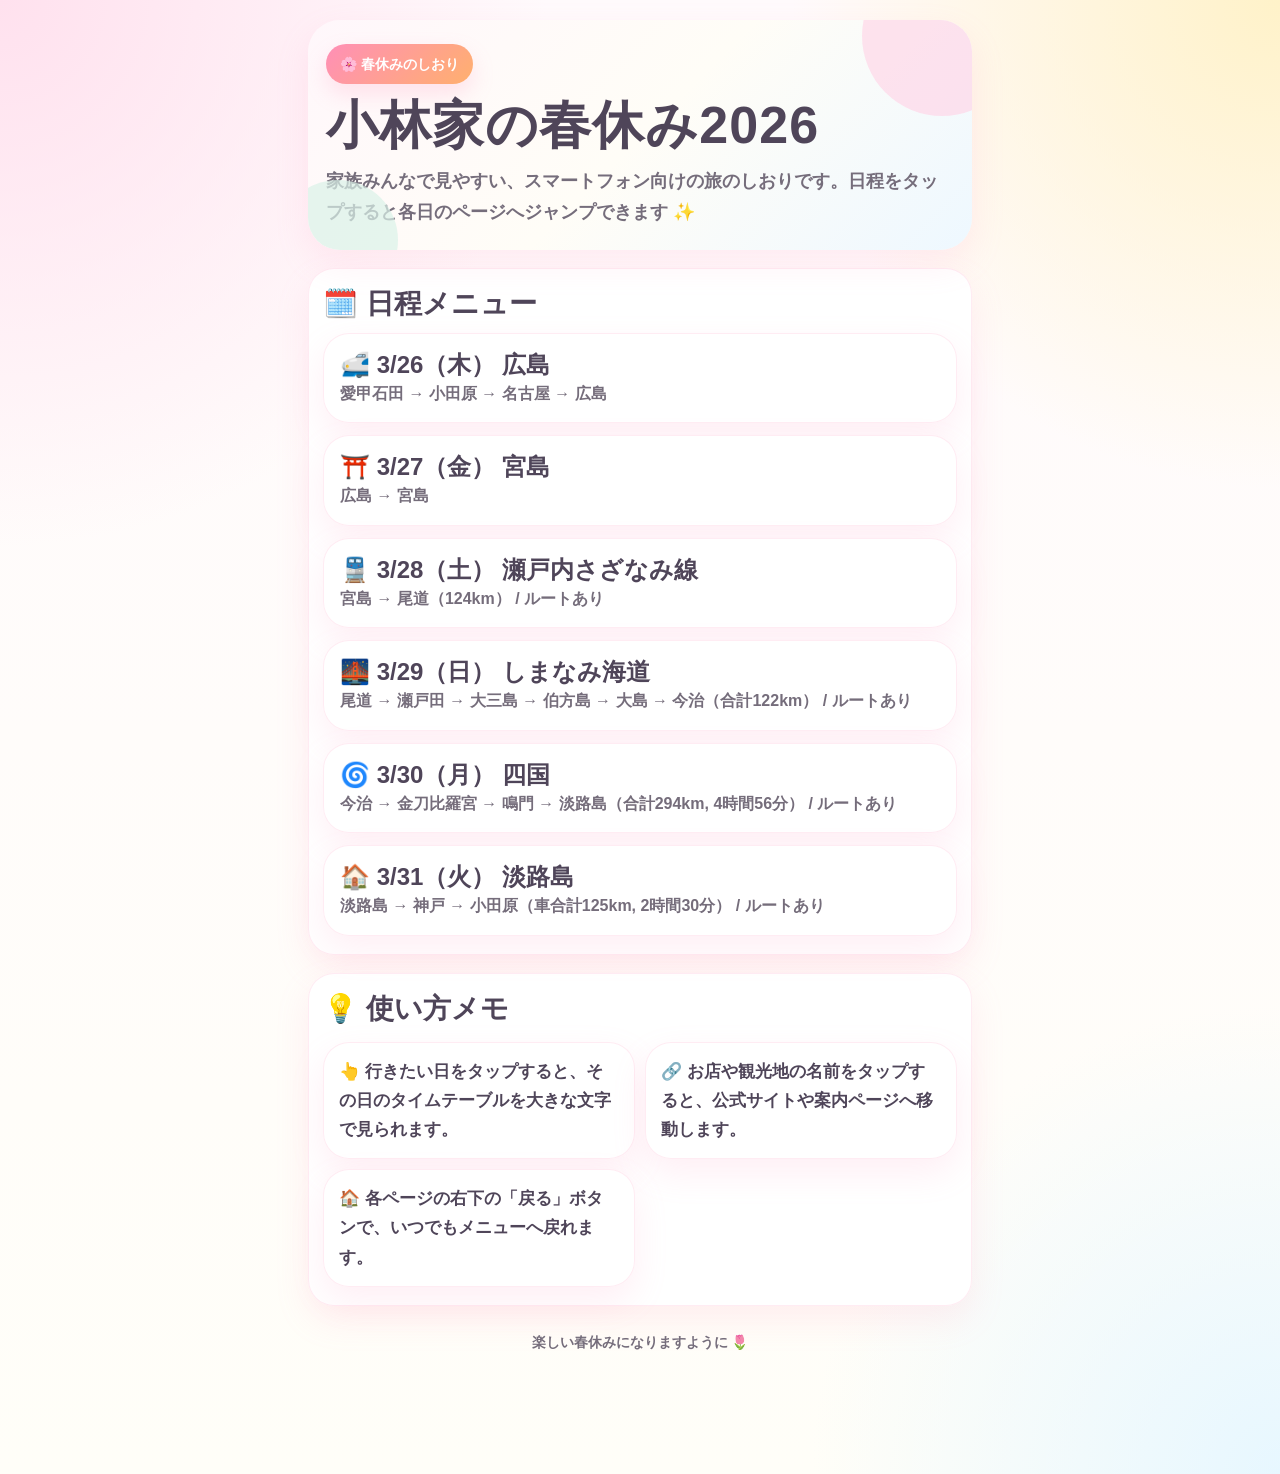
<file: index.html>
<!DOCTYPE html>
<html lang="ja">
<head>
  <meta charset="UTF-8" />
  <meta name="viewport" content="width=device-width, initial-scale=1.0, viewport-fit=cover" />
  <title>小林家の春休み2026</title>
  <meta name="theme-color" content="#ff8fb7" />
  <meta name="apple-mobile-web-app-capable" content="yes" />
  <meta name="apple-mobile-web-app-status-bar-style" content="default" />
  <meta name="apple-mobile-web-app-title" content="春休み2026" />
  <link rel="apple-touch-icon" sizes="180x180" href="spring2026_192x192.png" />
  <link rel="icon" type="image/png" sizes="192x192" href="spring2026_192x192.png" />
  <link rel="manifest" href="manifest.webmanifest" />
  <link rel="stylesheet" href="style.css" />
</head>
<body>
  <main class="shell">
    <section class="hero">
      <div class="badge">🌸 春休みのしおり</div>
      <h1>小林家の春休み2026</h1>
      <p class="subtitle">家族みんなで見やすい、スマートフォン向けの旅のしおりです。日程をタップすると各日のページへジャンプできます ✨</p>
          </section>

    <section class="section">
      <h2>🗓️ 日程メニュー</h2>
      <div class="menu-grid">
        
      <a class="menu-card" href="day1.html">
        <div class="menu-title">🚅 3/26（木） 広島</div>
        <div class="menu-note">愛甲石田 → 小田原 → 名古屋 → 広島</div>
      </a>
      <a class="menu-card" href="day2.html">
        <div class="menu-title">⛩️ 3/27（金） 宮島</div>
        <div class="menu-note">広島 → 宮島</div>
      </a>
      <a class="menu-card" href="day3.html">
        <div class="menu-title">🚆 3/28（土） 瀬戸内さざなみ線</div>
        <div class="menu-note">宮島 → 尾道（124km） / ルートあり</div>
      </a>
      <a class="menu-card" href="day4.html">
        <div class="menu-title">🌉 3/29（日） しまなみ海道</div>
        <div class="menu-note">尾道 → 瀬戸田 → 大三島 → 伯方島 → 大島 → 今治（合計122km） / ルートあり</div>
      </a>
      <a class="menu-card" href="day5.html">
        <div class="menu-title">🌀 3/30（月） 四国</div>
        <div class="menu-note">今治 → 金刀比羅宮 → 鳴門 → 淡路島（合計294km, 4時間56分） / ルートあり</div>
      </a>
      <a class="menu-card" href="day6.html">
        <div class="menu-title">🏠 3/31（火） 淡路島</div>
        <div class="menu-note">淡路島 → 神戸 → 小田原（車合計125km, 2時間30分） / ルートあり</div>
      </a>
      </div>
    </section>

    <section class="section">
      <h2>💡 使い方メモ</h2>
      <div class="meta">
        <div class="meta-card">👆 行きたい日をタップすると、その日のタイムテーブルを大きな文字で見られます。</div>
        <div class="meta-card">🔗 お店や観光地の名前をタップすると、公式サイトや案内ページへ移動します。</div>
        <div class="meta-card">🏠 各ページの右下の「戻る」ボタンで、いつでもメニューへ戻れます。</div>
              </div>
    </section>

    <footer>楽しい春休みになりますように 🌷</footer>
  </main>
</body>
</html>
</file>
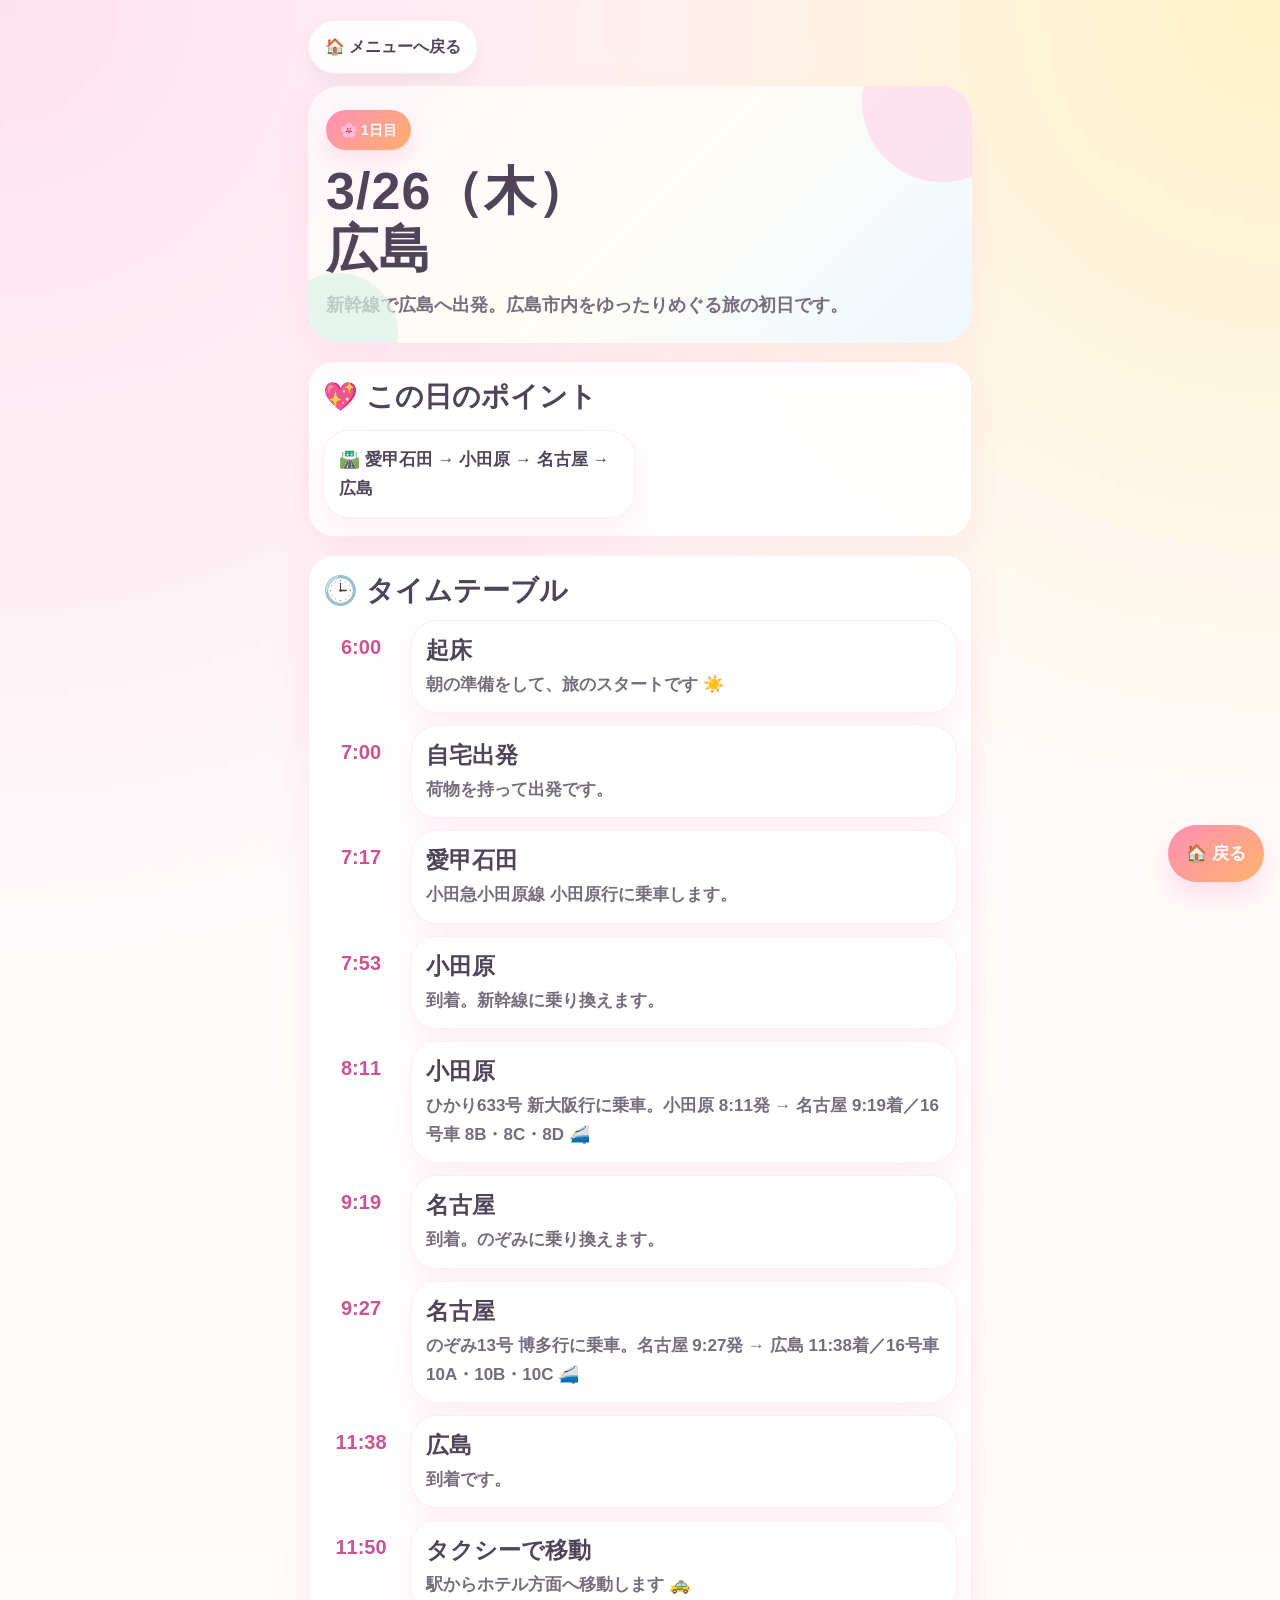
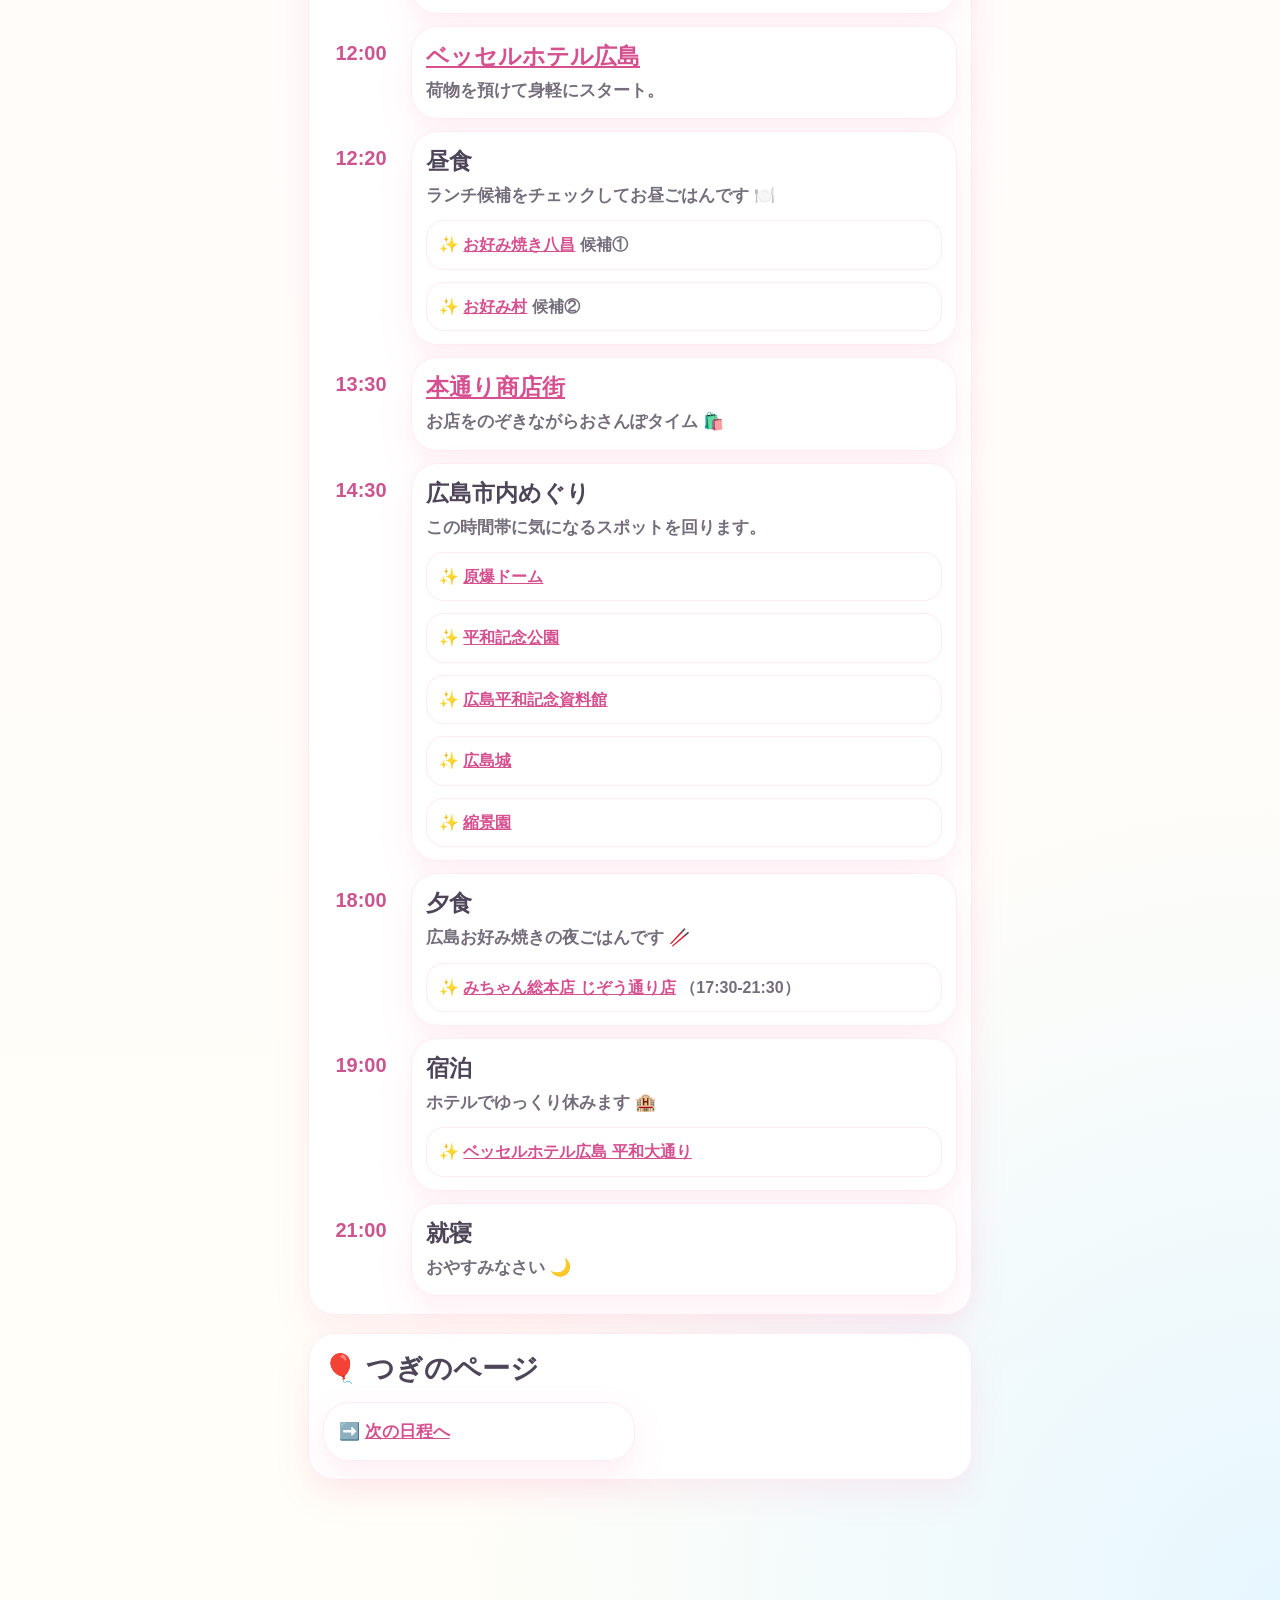
<file: day1.html>
<!DOCTYPE html>
<html lang="ja">
<head>
  <meta charset="UTF-8" />
  <meta name="viewport" content="width=device-width, initial-scale=1.0, viewport-fit=cover" />
  <title>3/26（木） 広島 | 小林家の春休み2026</title>
  <meta name="theme-color" content="#ff8fb7" />
  <meta name="apple-mobile-web-app-capable" content="yes" />
  <meta name="apple-mobile-web-app-status-bar-style" content="default" />
  <meta name="apple-mobile-web-app-title" content="春休み2026" />
  <link rel="apple-touch-icon" sizes="180x180" href="spring2026_192x192.png" />
  <link rel="icon" type="image/png" sizes="192x192" href="spring2026_192x192.png" />
  <link rel="manifest" href="manifest.webmanifest" />
  <link rel="stylesheet" href="style.css" />
</head>
<body>
  <main class="shell">
    <div class="header-actions">
      <a class="top-link" href="index.html">🏠 メニューへ戻る</a>
    </div>

    <section class="hero">
      <div class="badge">🌸 1日目</div>
      <h1>3/26（木）<br>広島</h1>
      <p class="subtitle">新幹線で広島へ出発。広島市内をゆったりめぐる旅の初日です。</p>
    </section>

    <section class="section">
      <h2>💖 この日のポイント</h2>
      <div class="meta">
        <div class="meta-card">🛣️ 愛甲石田 → 小田原 → 名古屋 → 広島</div>
        
      </div>
    </section>

    <section class="section">
      <h2>🕒 タイムテーブル</h2>
      <div class="timeline">
        
        <div class="timeline-item">
          <div class="time">6:00</div>
          <div class="event-card">
            <p class="event-title">起床</p>
            <p class="desc">朝の準備をして、旅のスタートです ☀️</p>
            
          </div>
        </div>
        <div class="timeline-item">
          <div class="time">7:00</div>
          <div class="event-card">
            <p class="event-title">自宅出発</p>
            <p class="desc">荷物を持って出発です。</p>
            
          </div>
        </div>
        <div class="timeline-item">
          <div class="time">7:17</div>
          <div class="event-card">
            <p class="event-title">愛甲石田</p>
            <p class="desc">小田急小田原線 小田原行に乗車します。</p>
            
          </div>
        </div>
        <div class="timeline-item">
          <div class="time">7:53</div>
          <div class="event-card">
            <p class="event-title">小田原</p>
            <p class="desc">到着。新幹線に乗り換えます。</p>
            
          </div>
        </div>
        <div class="timeline-item">
          <div class="time">8:11</div>
          <div class="event-card">
            <p class="event-title">小田原</p>
            <p class="desc">ひかり633号 新大阪行に乗車。小田原 8:11発 → 名古屋 9:19着／16号車 8B・8C・8D 🚄</p>
            
          </div>
        </div>
        <div class="timeline-item">
          <div class="time">9:19</div>
          <div class="event-card">
            <p class="event-title">名古屋</p>
            <p class="desc">到着。のぞみに乗り換えます。</p>
            
          </div>
        </div>
        <div class="timeline-item">
          <div class="time">9:27</div>
          <div class="event-card">
            <p class="event-title">名古屋</p>
            <p class="desc">のぞみ13号 博多行に乗車。名古屋 9:27発 → 広島 11:38着／16号車 10A・10B・10C 🚄</p>
            
          </div>
        </div>
        <div class="timeline-item">
          <div class="time">11:38</div>
          <div class="event-card">
            <p class="event-title">広島</p>
            <p class="desc">到着です。</p>
            
          </div>
        </div>
        <div class="timeline-item">
          <div class="time">11:50</div>
          <div class="event-card">
            <p class="event-title">タクシーで移動</p>
            <p class="desc">駅からホテル方面へ移動します 🚕</p>
            
          </div>
        </div>
        <div class="timeline-item">
          <div class="time">12:00</div>
          <div class="event-card">
            <p class="event-title"><a href="https://www.vessel-hotel.jp/hotel/hiroshima-heiwa/" target="_blank" rel="noopener noreferrer">ベッセルホテル広島</a></p>
            <p class="desc">荷物を預けて身軽にスタート。</p>
            
          </div>
        </div>
        <div class="timeline-item">
          <div class="time">12:20</div>
          <div class="event-card">
            <p class="event-title">昼食</p>
            <p class="desc">ランチ候補をチェックしてお昼ごはんです 🍽️</p>
            <div class="sub-list"><div class="sub-item">✨ <a href="https://tabelog.com/hiroshima/A3401/A340108/34019405/" target="_blank" rel="noopener noreferrer">お好み焼き八昌</a> <span class="note">候補①</span></div>
<div class="sub-item">✨ <a href="http://okonomimura.jp/index.html" target="_blank" rel="noopener noreferrer">お好み村</a> <span class="note">候補②</span></div></div>
          </div>
        </div>
        <div class="timeline-item">
          <div class="time">13:30</div>
          <div class="event-card">
            <p class="event-title"><a href="https://www.hondori.or.jp/" target="_blank" rel="noopener noreferrer">本通り商店街</a></p>
            <p class="desc">お店をのぞきながらおさんぽタイム 🛍️</p>
            
          </div>
        </div>
        <div class="timeline-item">
          <div class="time">14:30</div>
          <div class="event-card">
            <p class="event-title">広島市内めぐり</p>
            <p class="desc">この時間帯に気になるスポットを回ります。</p>
            <div class="sub-list"><div class="sub-item">✨ <a href="https://www.city.hiroshima.lg.jp/atomicbomb-peace/1036664/1021115/1015065.html" target="_blank" rel="noopener noreferrer">原爆ドーム</a></div>
<div class="sub-item">✨ <a href="https://www.city.hiroshima.lg.jp/living/park-green/1005983/1026353/1003127.html" target="_blank" rel="noopener noreferrer">平和記念公園</a></div>
<div class="sub-item">✨ <a href="https://hpmmuseum.jp/" target="_blank" rel="noopener noreferrer">広島平和記念資料館</a></div>
<div class="sub-item">✨ <a href="https://hiroshimacastle.jp/" target="_blank" rel="noopener noreferrer">広島城</a></div>
<div class="sub-item">✨ <a href="https://shukkeien.jp/" target="_blank" rel="noopener noreferrer">縮景園</a></div></div>
          </div>
        </div>
        <div class="timeline-item">
          <div class="time">18:00</div>
          <div class="event-card">
            <p class="event-title">夕食</p>
            <p class="desc">広島お好み焼きの夜ごはんです 🥢</p>
            <div class="sub-list"><div class="sub-item">✨ <a href="https://www.okonomi.co.jp/jizo.html" target="_blank" rel="noopener noreferrer">みちゃん総本店 じぞう通り店</a> <span class="note">（17:30-21:30）</span></div></div>
          </div>
        </div>
        <div class="timeline-item">
          <div class="time">19:00</div>
          <div class="event-card">
            <p class="event-title">宿泊</p>
            <p class="desc">ホテルでゆっくり休みます 🏨</p>
            <div class="sub-list"><div class="sub-item">✨ <a href="https://www.vessel-hotel.jp/hotel/hiroshima-heiwa/" target="_blank" rel="noopener noreferrer">ベッセルホテル広島 平和大通り</a></div></div>
          </div>
        </div>
        <div class="timeline-item">
          <div class="time">21:00</div>
          <div class="event-card">
            <p class="event-title">就寝</p>
            <p class="desc">おやすみなさい 🌙</p>
            
          </div>
        </div>
      </div>
    </section>

    

    <section class='section'><h2>🎈 つぎのページ</h2><div class='meta'><div class="meta-card">➡️ <a href="day2.html">次の日程へ</a></div></div></section>
  </main>
  <a class="fixed-home" href="index.html">🏠 戻る</a>
</body>
</html>
</file>
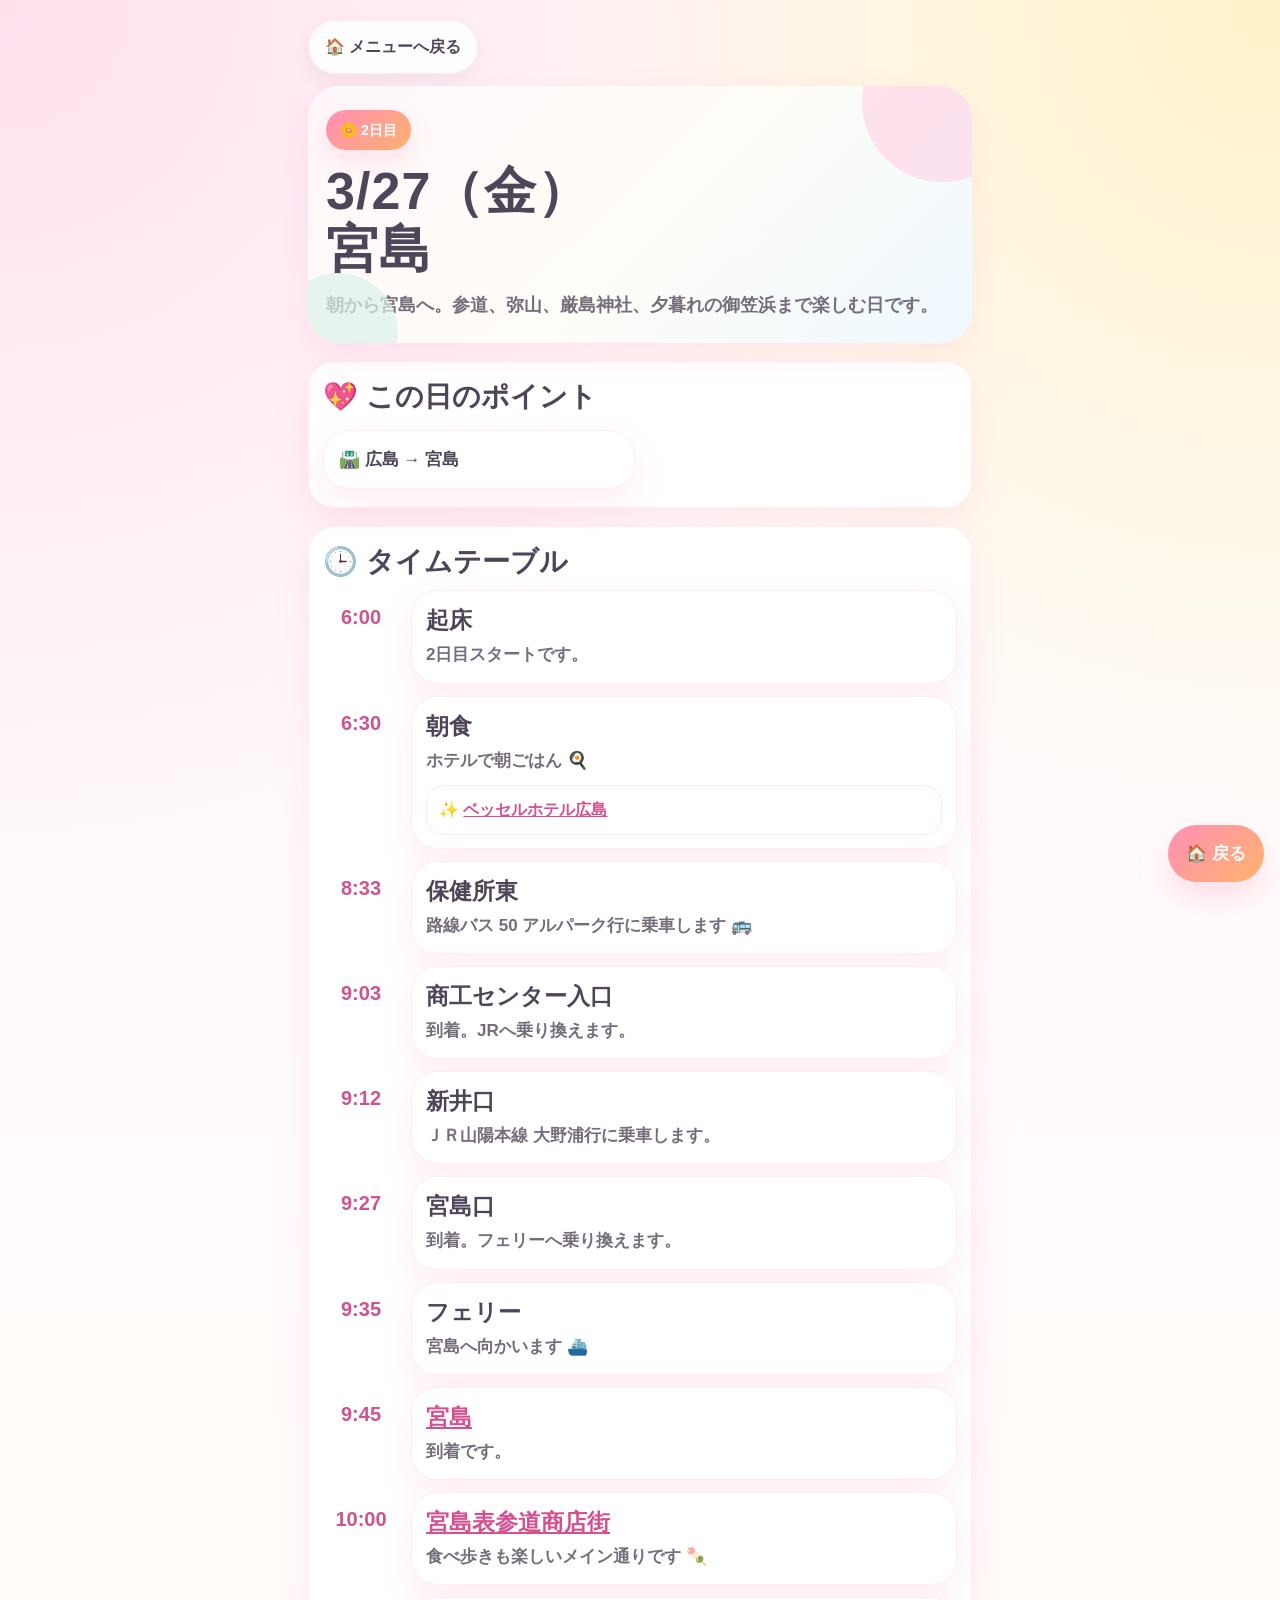
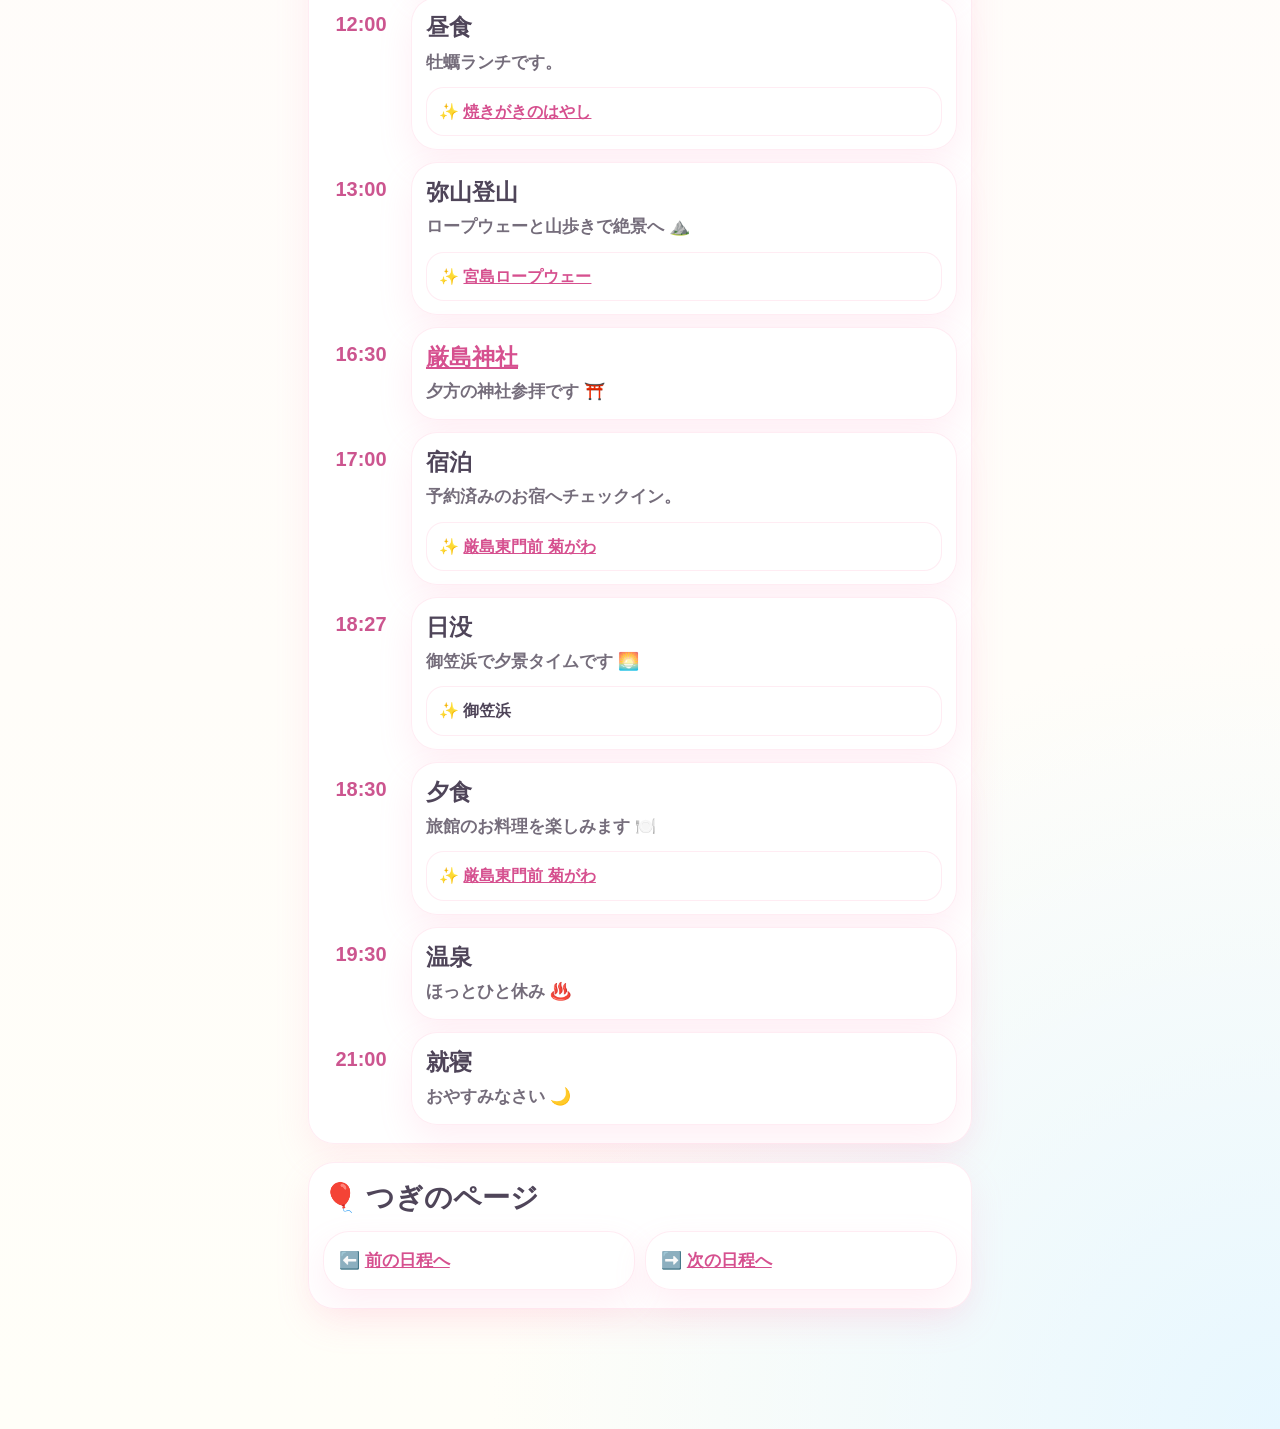
<file: day2.html>
<!DOCTYPE html>
<html lang="ja">
<head>
  <meta charset="UTF-8" />
  <meta name="viewport" content="width=device-width, initial-scale=1.0, viewport-fit=cover" />
  <title>3/27（金） 宮島 | 小林家の春休み2026</title>
  <meta name="theme-color" content="#ff8fb7" />
  <meta name="apple-mobile-web-app-capable" content="yes" />
  <meta name="apple-mobile-web-app-status-bar-style" content="default" />
  <meta name="apple-mobile-web-app-title" content="春休み2026" />
  <link rel="apple-touch-icon" sizes="180x180" href="spring2026_192x192.png" />
  <link rel="icon" type="image/png" sizes="192x192" href="spring2026_192x192.png" />
  <link rel="manifest" href="manifest.webmanifest" />
  <link rel="stylesheet" href="style.css" />
</head>
<body>
  <main class="shell">
    <div class="header-actions">
      <a class="top-link" href="index.html">🏠 メニューへ戻る</a>
    </div>

    <section class="hero">
      <div class="badge">🌼 2日目</div>
      <h1>3/27（金）<br>宮島</h1>
      <p class="subtitle">朝から宮島へ。参道、弥山、厳島神社、夕暮れの御笠浜まで楽しむ日です。</p>
    </section>

    <section class="section">
      <h2>💖 この日のポイント</h2>
      <div class="meta">
        <div class="meta-card">🛣️ 広島 → 宮島</div>
        
      </div>
    </section>

    <section class="section">
      <h2>🕒 タイムテーブル</h2>
      <div class="timeline">
        
        <div class="timeline-item">
          <div class="time">6:00</div>
          <div class="event-card">
            <p class="event-title">起床</p>
            <p class="desc">2日目スタートです。</p>
            
          </div>
        </div>
        <div class="timeline-item">
          <div class="time">6:30</div>
          <div class="event-card">
            <p class="event-title">朝食</p>
            <p class="desc">ホテルで朝ごはん 🍳</p>
            <div class="sub-list"><div class="sub-item">✨ <a href="https://www.vessel-hotel.jp/hotel/hiroshima-heiwa/breakfast/" target="_blank" rel="noopener noreferrer">ベッセルホテル広島</a></div></div>
          </div>
        </div>
        <div class="timeline-item">
          <div class="time">8:33</div>
          <div class="event-card">
            <p class="event-title">保健所東</p>
            <p class="desc">路線バス 50 アルパーク行に乗車します 🚌</p>
            
          </div>
        </div>
        <div class="timeline-item">
          <div class="time">9:03</div>
          <div class="event-card">
            <p class="event-title">商工センター入口</p>
            <p class="desc">到着。JRへ乗り換えます。</p>
            
          </div>
        </div>
        <div class="timeline-item">
          <div class="time">9:12</div>
          <div class="event-card">
            <p class="event-title">新井口</p>
            <p class="desc">ＪＲ山陽本線 大野浦行に乗車します。</p>
            
          </div>
        </div>
        <div class="timeline-item">
          <div class="time">9:27</div>
          <div class="event-card">
            <p class="event-title">宮島口</p>
            <p class="desc">到着。フェリーへ乗り換えます。</p>
            
          </div>
        </div>
        <div class="timeline-item">
          <div class="time">9:35</div>
          <div class="event-card">
            <p class="event-title">フェリー</p>
            <p class="desc">宮島へ向かいます ⛴️</p>
            
          </div>
        </div>
        <div class="timeline-item">
          <div class="time">9:45</div>
          <div class="event-card">
            <p class="event-title"><a href="https://www.miyajima.or.jp/" target="_blank" rel="noopener noreferrer">宮島</a></p>
            <p class="desc">到着です。</p>
            
          </div>
        </div>
        <div class="timeline-item">
          <div class="time">10:00</div>
          <div class="event-card">
            <p class="event-title"><a href="https://www.miyajima.or.jp/map/img/map_omotesando.pdf" target="_blank" rel="noopener noreferrer">宮島表参道商店街</a></p>
            <p class="desc">食べ歩きも楽しいメイン通りです 🍡</p>
            
          </div>
        </div>
        <div class="timeline-item">
          <div class="time">12:00</div>
          <div class="event-card">
            <p class="event-title">昼食</p>
            <p class="desc">牡蠣ランチです。</p>
            <div class="sub-list"><div class="sub-item">✨ <a href="https://www.yakigaki-no-hayashi.co.jp/" target="_blank" rel="noopener noreferrer">焼きがきのはやし</a></div></div>
          </div>
        </div>
        <div class="timeline-item">
          <div class="time">13:00</div>
          <div class="event-card">
            <p class="event-title">弥山登山</p>
            <p class="desc">ロープウェーと山歩きで絶景へ ⛰️</p>
            <div class="sub-list"><div class="sub-item">✨ <a href="https://miyajima-ropeway.info/" target="_blank" rel="noopener noreferrer">宮島ロープウェー</a></div></div>
          </div>
        </div>
        <div class="timeline-item">
          <div class="time">16:30</div>
          <div class="event-card">
            <p class="event-title"><a href="https://www.itsukushimajinja.jp/" target="_blank" rel="noopener noreferrer">厳島神社</a></p>
            <p class="desc">夕方の神社参拝です ⛩️</p>
            
          </div>
        </div>
        <div class="timeline-item">
          <div class="time">17:00</div>
          <div class="event-card">
            <p class="event-title">宿泊</p>
            <p class="desc">予約済みのお宿へチェックイン。</p>
            <div class="sub-list"><div class="sub-item">✨ <a href="https://kikugawa.ne.jp/" target="_blank" rel="noopener noreferrer">厳島東門前 菊がわ</a></div></div>
          </div>
        </div>
        <div class="timeline-item">
          <div class="time">18:27</div>
          <div class="event-card">
            <p class="event-title">日没</p>
            <p class="desc">御笠浜で夕景タイムです 🌅</p>
            <div class="sub-list"><div class="sub-item">✨ 御笠浜</div></div>
          </div>
        </div>
        <div class="timeline-item">
          <div class="time">18:30</div>
          <div class="event-card">
            <p class="event-title">夕食</p>
            <p class="desc">旅館のお料理を楽しみます 🍽️</p>
            <div class="sub-list"><div class="sub-item">✨ <a href="https://kikugawa.ne.jp/cuisine/" target="_blank" rel="noopener noreferrer">厳島東門前 菊がわ</a></div></div>
          </div>
        </div>
        <div class="timeline-item">
          <div class="time">19:30</div>
          <div class="event-card">
            <p class="event-title">温泉</p>
            <p class="desc">ほっとひと休み ♨️</p>
            
          </div>
        </div>
        <div class="timeline-item">
          <div class="time">21:00</div>
          <div class="event-card">
            <p class="event-title">就寝</p>
            <p class="desc">おやすみなさい 🌙</p>
            
          </div>
        </div>
      </div>
    </section>

    

    <section class='section'><h2>🎈 つぎのページ</h2><div class='meta'><div class="meta-card">⬅️ <a href="day1.html">前の日程へ</a></div><div class="meta-card">➡️ <a href="day3.html">次の日程へ</a></div></div></section>
  </main>
  <a class="fixed-home" href="index.html">🏠 戻る</a>
</body>
</html>
</file>
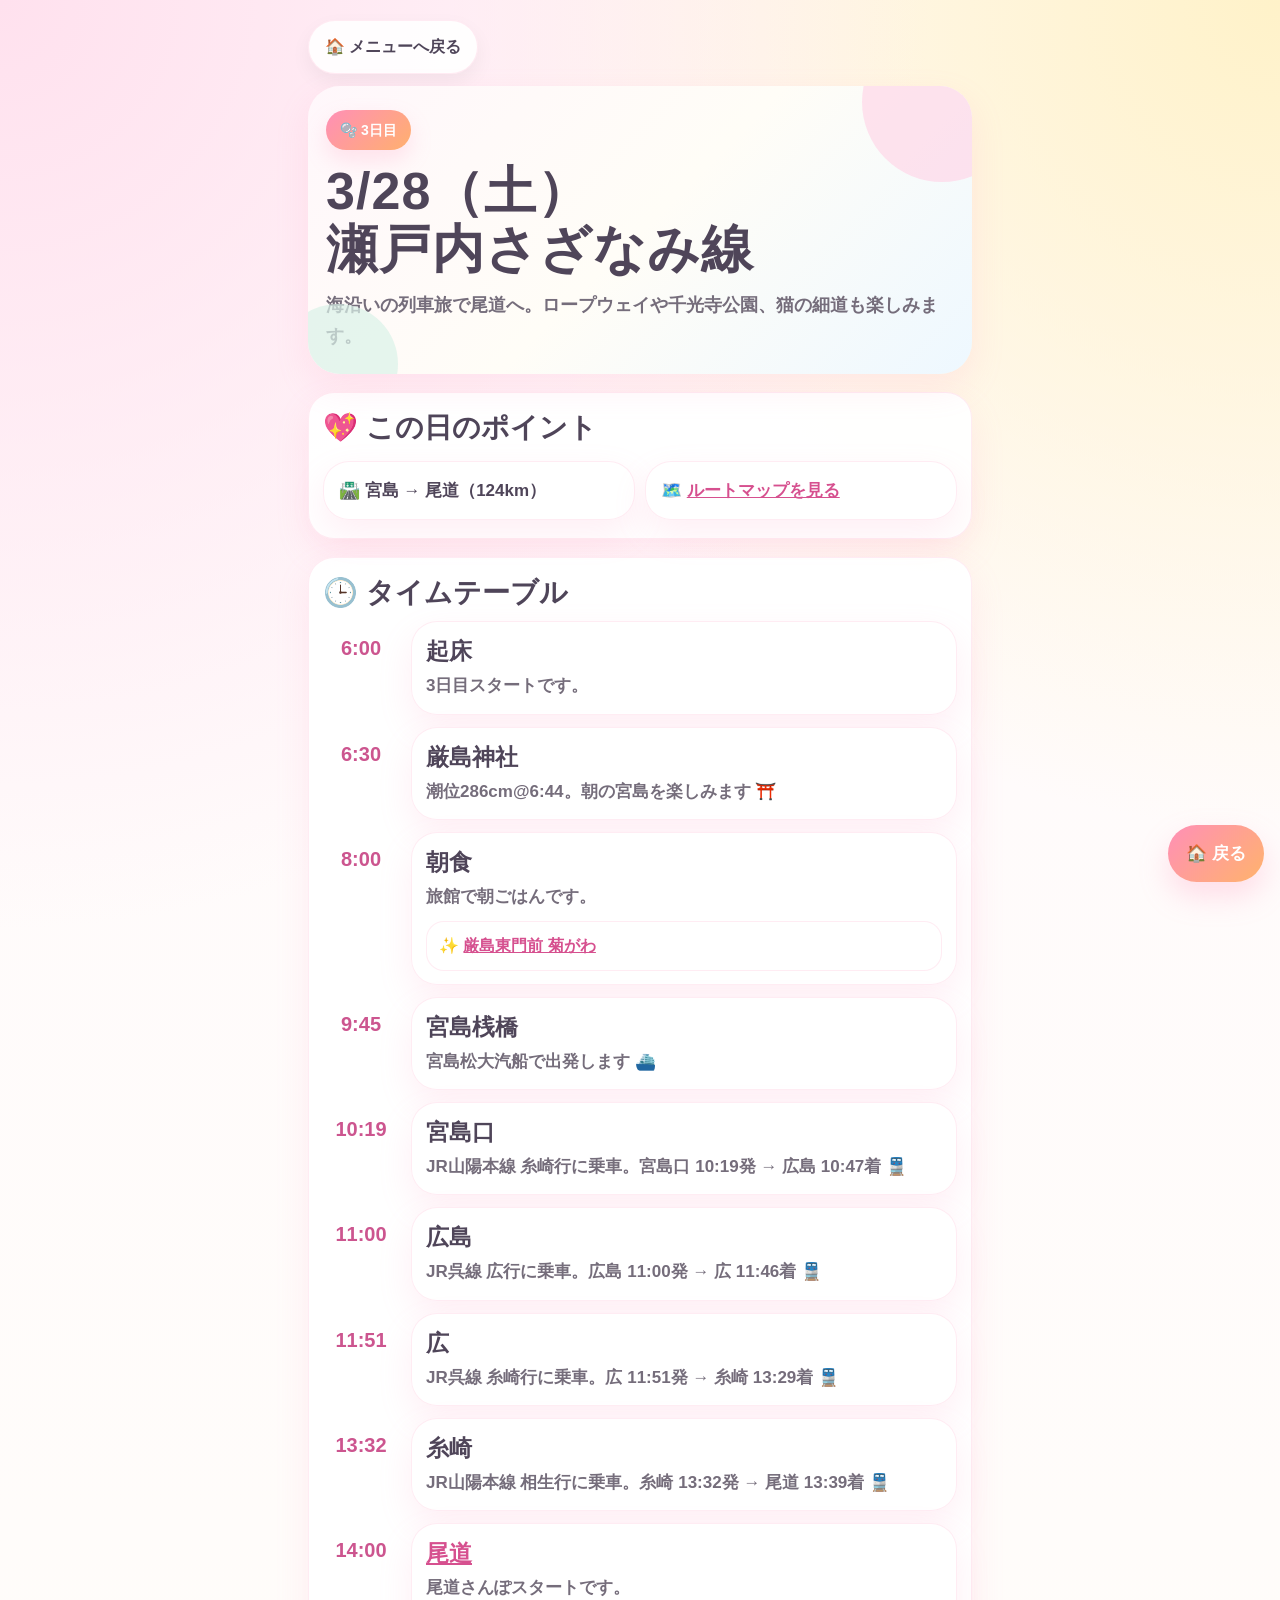
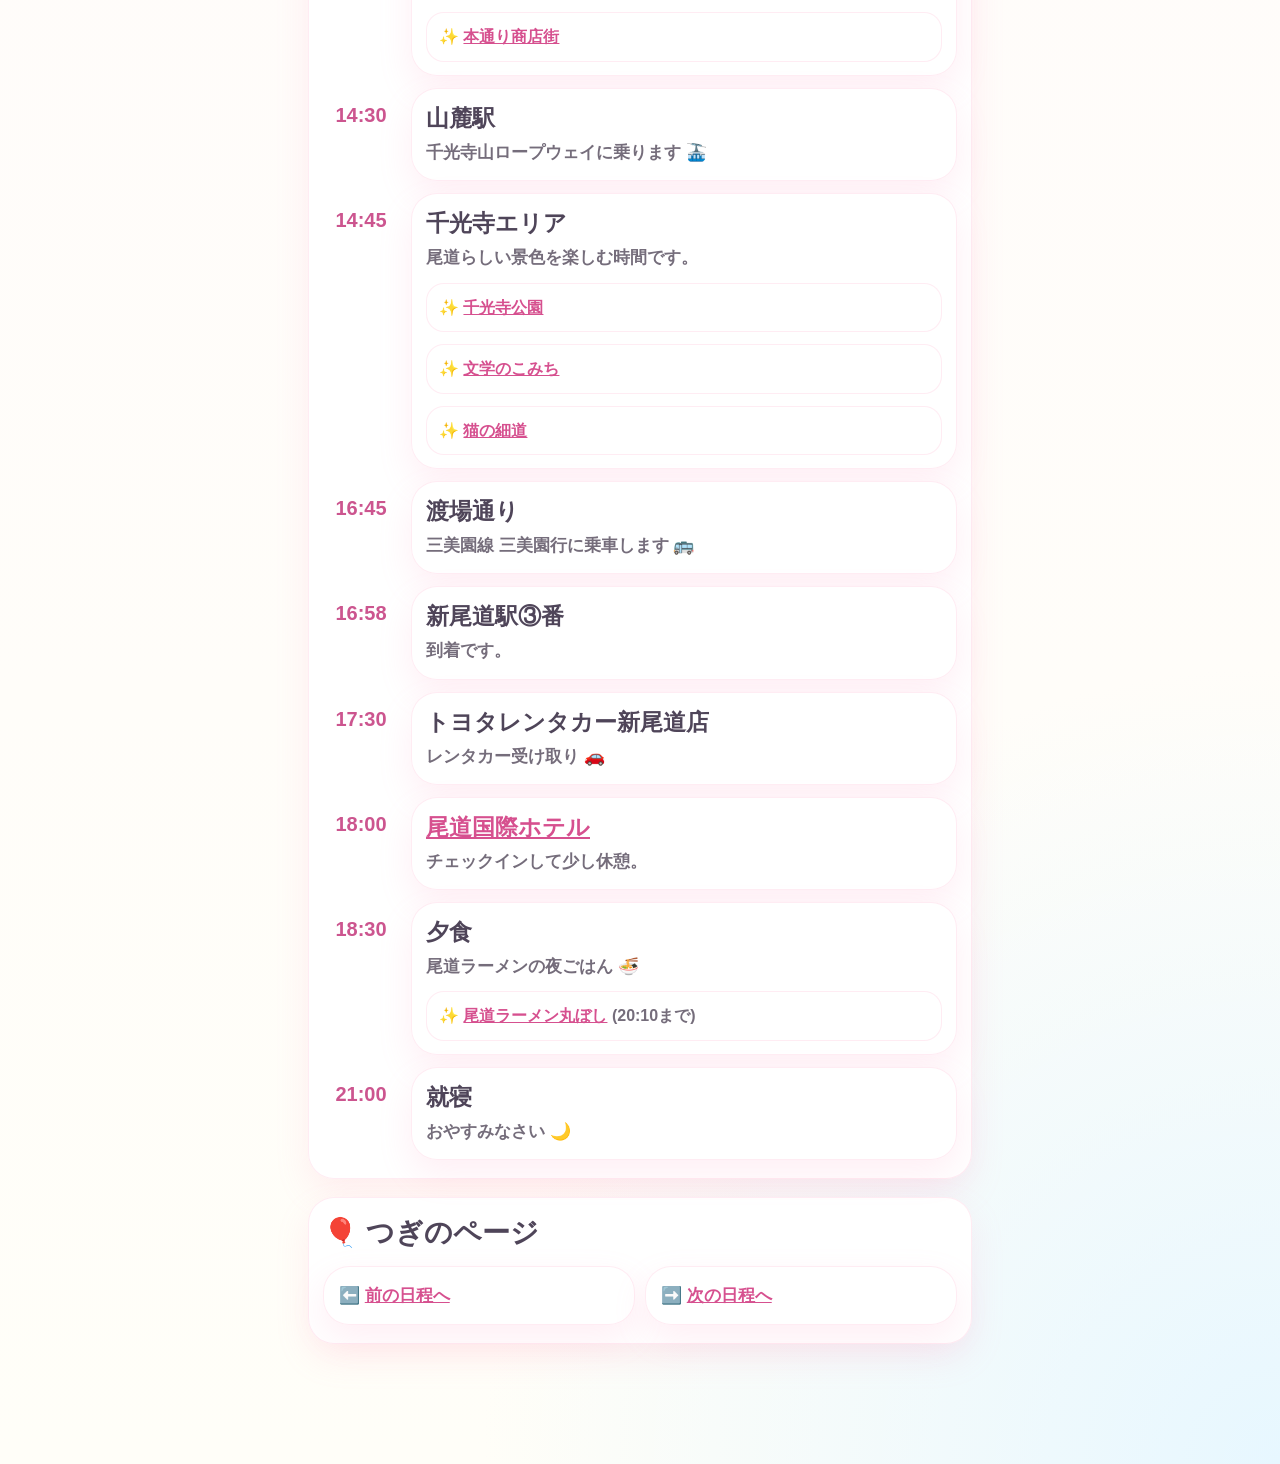
<file: day3.html>
<!DOCTYPE html>
<html lang="ja">
<head>
  <meta charset="UTF-8" />
  <meta name="viewport" content="width=device-width, initial-scale=1.0, viewport-fit=cover" />
  <title>3/28（土） 瀬戸内さざなみ線 | 小林家の春休み2026</title>
  <meta name="theme-color" content="#ff8fb7" />
  <meta name="apple-mobile-web-app-capable" content="yes" />
  <meta name="apple-mobile-web-app-status-bar-style" content="default" />
  <meta name="apple-mobile-web-app-title" content="春休み2026" />
  <link rel="apple-touch-icon" sizes="180x180" href="spring2026_192x192.png" />
  <link rel="icon" type="image/png" sizes="192x192" href="spring2026_192x192.png" />
  <link rel="manifest" href="manifest.webmanifest" />
  <link rel="stylesheet" href="style.css" />
</head>
<body>
  <main class="shell">
    <div class="header-actions">
      <a class="top-link" href="index.html">🏠 メニューへ戻る</a>
    </div>

    <section class="hero">
      <div class="badge">🫧 3日目</div>
      <h1>3/28（土）<br>瀬戸内さざなみ線</h1>
      <p class="subtitle">海沿いの列車旅で尾道へ。ロープウェイや千光寺公園、猫の細道も楽しみます。</p>
    </section>

    <section class="section">
      <h2>💖 この日のポイント</h2>
      <div class="meta">
        <div class="meta-card">🛣️ 宮島 → 尾道（124km）</div>
        
        <div class="meta-card">🗺️ <a href="https://maps.app.goo.gl/m5wNSk6M3TMjUTmHA" target="_blank" rel="noopener noreferrer">ルートマップを見る</a></div>
        
      </div>
    </section>

    <section class="section">
      <h2>🕒 タイムテーブル</h2>
      <div class="timeline">
        
        <div class="timeline-item">
          <div class="time">6:00</div>
          <div class="event-card">
            <p class="event-title">起床</p>
            <p class="desc">3日目スタートです。</p>
            
          </div>
        </div>
        <div class="timeline-item">
          <div class="time">6:30</div>
          <div class="event-card">
            <p class="event-title">厳島神社</p>
            <p class="desc">潮位286cm@6:44。朝の宮島を楽しみます ⛩️</p>
            
          </div>
        </div>
        <div class="timeline-item">
          <div class="time">8:00</div>
          <div class="event-card">
            <p class="event-title">朝食</p>
            <p class="desc">旅館で朝ごはんです。</p>
            <div class="sub-list"><div class="sub-item">✨ <a href="https://kikugawa.ne.jp/cuisine/" target="_blank" rel="noopener noreferrer">厳島東門前 菊がわ</a></div></div>
          </div>
        </div>
        <div class="timeline-item">
          <div class="time">9:45</div>
          <div class="event-card">
            <p class="event-title">宮島桟橋</p>
            <p class="desc">宮島松大汽船で出発します ⛴️</p>
            
          </div>
        </div>
        <div class="timeline-item">
          <div class="time">10:19</div>
          <div class="event-card">
            <p class="event-title">宮島口</p>
            <p class="desc">JR山陽本線 糸崎行に乗車。宮島口 10:19発 → 広島 10:47着 🚆</p>
            
          </div>
        </div>
        <div class="timeline-item">
          <div class="time">11:00</div>
          <div class="event-card">
            <p class="event-title">広島</p>
            <p class="desc">JR呉線 広行に乗車。広島 11:00発 → 広 11:46着 🚆</p>
            
          </div>
        </div>
        <div class="timeline-item">
          <div class="time">11:51</div>
          <div class="event-card">
            <p class="event-title">広</p>
            <p class="desc">JR呉線 糸崎行に乗車。広 11:51発 → 糸崎 13:29着 🚆</p>
            
          </div>
        </div>
        <div class="timeline-item">
          <div class="time">13:32</div>
          <div class="event-card">
            <p class="event-title">糸崎</p>
            <p class="desc">JR山陽本線 相生行に乗車。糸崎 13:32発 → 尾道 13:39着 🚆</p>
            
          </div>
        </div>
        <div class="timeline-item">
          <div class="time">14:00</div>
          <div class="event-card">
            <p class="event-title"><a href="https://www.ononavi.jp/" target="_blank" rel="noopener noreferrer">尾道</a></p>
            <p class="desc">尾道さんぽスタートです。</p>
            <div class="sub-list"><div class="sub-item">✨ <a href="https://onomichi-hondoori.jp/" target="_blank" rel="noopener noreferrer">本通り商店街</a></div></div>
          </div>
        </div>
        <div class="timeline-item">
          <div class="time">14:30</div>
          <div class="event-card">
            <p class="event-title">山麓駅</p>
            <p class="desc">千光寺山ロープウェイに乗ります 🚠</p>
            
          </div>
        </div>
        <div class="timeline-item">
          <div class="time">14:45</div>
          <div class="event-card">
            <p class="event-title">千光寺エリア</p>
            <p class="desc">尾道らしい景色を楽しむ時間です。</p>
            <div class="sub-list"><div class="sub-item">✨ <a href="https://www.senkouji.jp/" target="_blank" rel="noopener noreferrer">千光寺公園</a></div>
<div class="sub-item">✨ <a href="https://www.city.onomichi.hiroshima.jp/site/onomichikanko/1239.html" target="_blank" rel="noopener noreferrer">文学のこみち</a></div>
<div class="sub-item">✨ <a href="https://ihatov.in/cattrail/" target="_blank" rel="noopener noreferrer">猫の細道</a></div></div>
          </div>
        </div>
        <div class="timeline-item">
          <div class="time">16:45</div>
          <div class="event-card">
            <p class="event-title">渡場通り</p>
            <p class="desc">三美園線 三美園行に乗車します 🚌</p>
            
          </div>
        </div>
        <div class="timeline-item">
          <div class="time">16:58</div>
          <div class="event-card">
            <p class="event-title">新尾道駅③番</p>
            <p class="desc">到着です。</p>
            
          </div>
        </div>
        <div class="timeline-item">
          <div class="time">17:30</div>
          <div class="event-card">
            <p class="event-title">トヨタレンタカー新尾道店</p>
            <p class="desc">レンタカー受け取り 🚗</p>
            
          </div>
        </div>
        <div class="timeline-item">
          <div class="time">18:00</div>
          <div class="event-card">
            <p class="event-title"><a href="https://onomichi-hotel.jp/" target="_blank" rel="noopener noreferrer">尾道国際ホテル</a></p>
            <p class="desc">チェックインして少し休憩。</p>
            
          </div>
        </div>
        <div class="timeline-item">
          <div class="time">18:30</div>
          <div class="event-card">
            <p class="event-title">夕食</p>
            <p class="desc">尾道ラーメンの夜ごはん 🍜</p>
            <div class="sub-list"><div class="sub-item">✨ <a href="https://onomichiramen-maruboshi.jp/" target="_blank" rel="noopener noreferrer">尾道ラーメン丸ぼし</a> <span class="note">(20:10まで)</span></div></div>
          </div>
        </div>
        <div class="timeline-item">
          <div class="time">21:00</div>
          <div class="event-card">
            <p class="event-title">就寝</p>
            <p class="desc">おやすみなさい 🌙</p>
            
          </div>
        </div>
      </div>
    </section>

    

    <section class='section'><h2>🎈 つぎのページ</h2><div class='meta'><div class="meta-card">⬅️ <a href="day2.html">前の日程へ</a></div><div class="meta-card">➡️ <a href="day4.html">次の日程へ</a></div></div></section>
  </main>
  <a class="fixed-home" href="index.html">🏠 戻る</a>
</body>
</html>
</file>
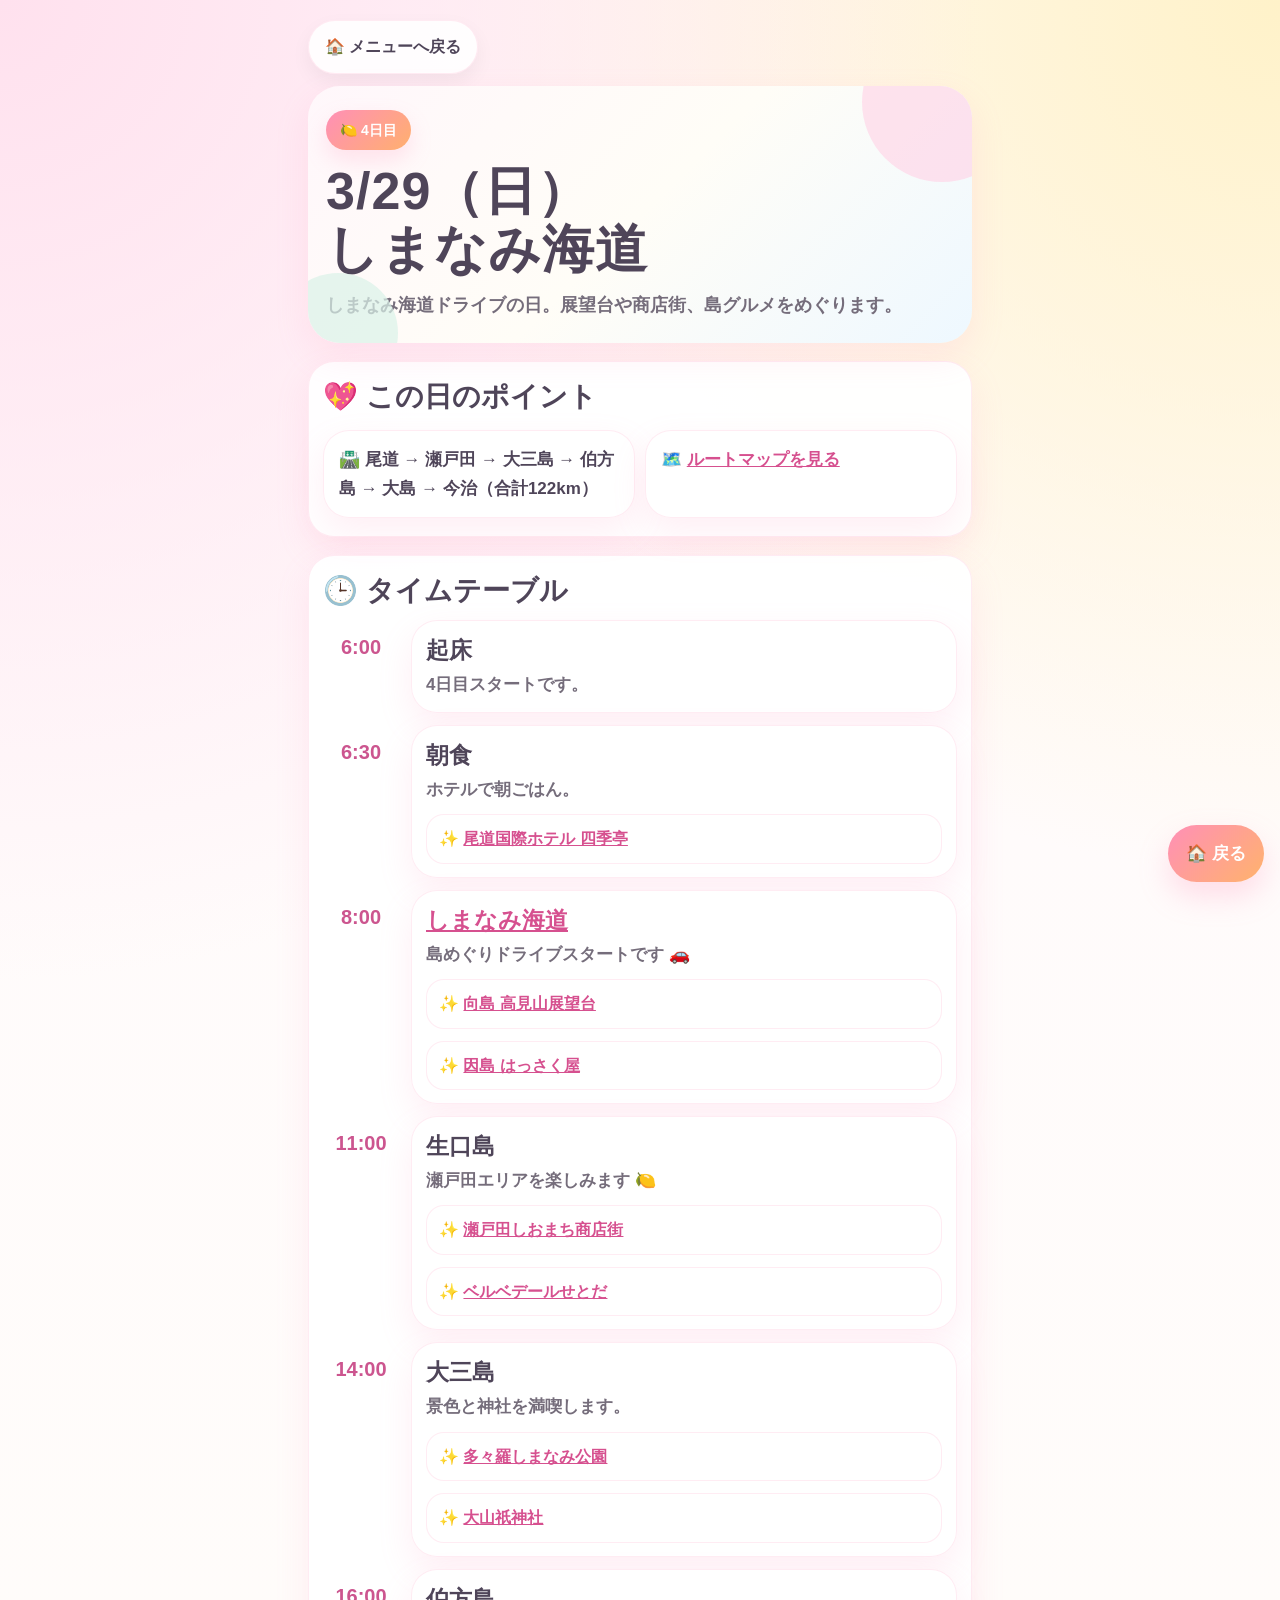
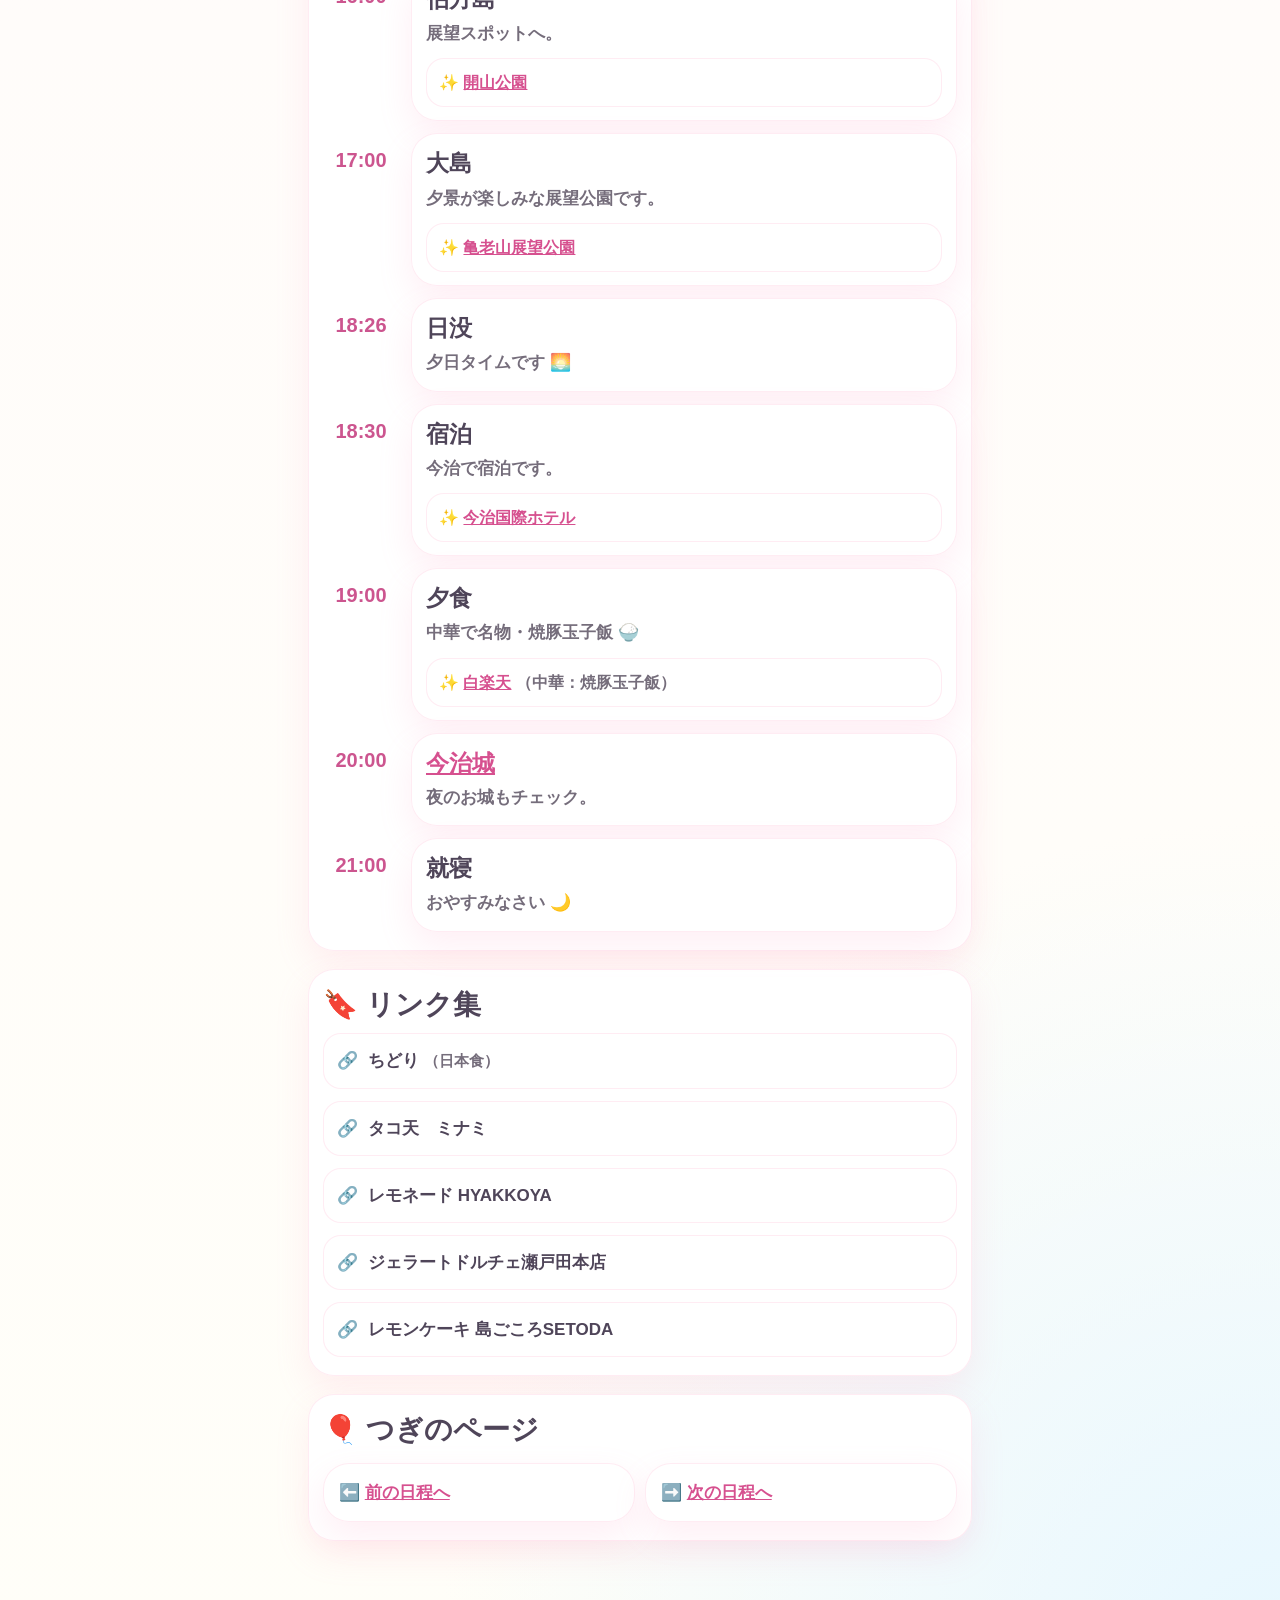
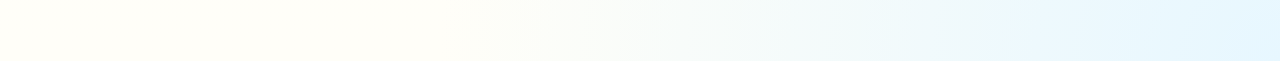
<file: day4.html>
<!DOCTYPE html>
<html lang="ja">
<head>
  <meta charset="UTF-8" />
  <meta name="viewport" content="width=device-width, initial-scale=1.0, viewport-fit=cover" />
  <title>3/29（日） しまなみ海道 | 小林家の春休み2026</title>
  <meta name="theme-color" content="#ff8fb7" />
  <meta name="apple-mobile-web-app-capable" content="yes" />
  <meta name="apple-mobile-web-app-status-bar-style" content="default" />
  <meta name="apple-mobile-web-app-title" content="春休み2026" />
  <link rel="apple-touch-icon" sizes="180x180" href="spring2026_192x192.png" />
  <link rel="icon" type="image/png" sizes="192x192" href="spring2026_192x192.png" />
  <link rel="manifest" href="manifest.webmanifest" />
  <link rel="stylesheet" href="style.css" />
</head>
<body>
  <main class="shell">
    <div class="header-actions">
      <a class="top-link" href="index.html">🏠 メニューへ戻る</a>
    </div>

    <section class="hero">
      <div class="badge">🍋 4日目</div>
      <h1>3/29（日）<br>しまなみ海道</h1>
      <p class="subtitle">しまなみ海道ドライブの日。展望台や商店街、島グルメをめぐります。</p>
    </section>

    <section class="section">
      <h2>💖 この日のポイント</h2>
      <div class="meta">
        <div class="meta-card">🛣️ 尾道 → 瀬戸田 → 大三島 → 伯方島 → 大島 → 今治（合計122km）</div>
        
        <div class="meta-card">🗺️ <a href="https://maps.app.goo.gl/DTcHghD8eh21LDDN6" target="_blank" rel="noopener noreferrer">ルートマップを見る</a></div>
        
      </div>
    </section>

    <section class="section">
      <h2>🕒 タイムテーブル</h2>
      <div class="timeline">
        
        <div class="timeline-item">
          <div class="time">6:00</div>
          <div class="event-card">
            <p class="event-title">起床</p>
            <p class="desc">4日目スタートです。</p>
            
          </div>
        </div>
        <div class="timeline-item">
          <div class="time">6:30</div>
          <div class="event-card">
            <p class="event-title">朝食</p>
            <p class="desc">ホテルで朝ごはん。</p>
            <div class="sub-list"><div class="sub-item">✨ <a href="https://onomichi-hotel.jp/kokusai/wp-content/themes/okh/assets/pdf/break_fast.pdf" target="_blank" rel="noopener noreferrer">尾道国際ホテル 四季亭</a></div></div>
          </div>
        </div>
        <div class="timeline-item">
          <div class="time">8:00</div>
          <div class="event-card">
            <p class="event-title"><a href="https://dive-hiroshima.com/feature/island-shimanami/" target="_blank" rel="noopener noreferrer">しまなみ海道</a></p>
            <p class="desc">島めぐりドライブスタートです 🚗</p>
            <div class="sub-list"><div class="sub-item">✨ <a href="https://dive-hiroshima.com/explore/1522/" target="_blank" rel="noopener noreferrer">向島 高見山展望台</a></div>
<div class="sub-item">✨ <a href="https://0845.boo.jp/hassaku/index.html" target="_blank" rel="noopener noreferrer">因島 はっさく屋</a></div></div>
          </div>
        </div>
        <div class="timeline-item">
          <div class="time">11:00</div>
          <div class="event-card">
            <p class="event-title">生口島</p>
            <p class="desc">瀬戸田エリアを楽しみます 🍋</p>
            <div class="sub-list"><div class="sub-item">✨ <a href="https://shiomachi-shotengai.jp/" target="_blank" rel="noopener noreferrer">瀬戸田しおまち商店街</a></div>
<div class="sub-item">✨ <a href="https://www.city.onomichi.hiroshima.jp/soshiki/44/2787.html" target="_blank" rel="noopener noreferrer">ベルベデールせとだ</a></div></div>
          </div>
        </div>
        <div class="timeline-item">
          <div class="time">14:00</div>
          <div class="event-card">
            <p class="event-title">大三島</p>
            <p class="desc">景色と神社を満喫します。</p>
            <div class="sub-list"><div class="sub-item">✨ <a href="https://imabari-shimanami.jp/tatara/" target="_blank" rel="noopener noreferrer">多々羅しまなみ公園</a></div>
<div class="sub-item">✨ <a href="https://oomishimagu.jp/" target="_blank" rel="noopener noreferrer">大山祇神社</a></div></div>
          </div>
        </div>
        <div class="timeline-item">
          <div class="time">16:00</div>
          <div class="event-card">
            <p class="event-title">伯方島</p>
            <p class="desc">展望スポットへ。</p>
            <div class="sub-list"><div class="sub-item">✨ <a href="https://www.iyokannet.jp/spot/194" target="_blank" rel="noopener noreferrer">開山公園</a></div></div>
          </div>
        </div>
        <div class="timeline-item">
          <div class="time">17:00</div>
          <div class="event-card">
            <p class="event-title">大島</p>
            <p class="desc">夕景が楽しみな展望公園です。</p>
            <div class="sub-list"><div class="sub-item">✨ <a href="https://www.iyokannet.jp/spot/191" target="_blank" rel="noopener noreferrer">亀老山展望公園</a></div></div>
          </div>
        </div>
        <div class="timeline-item">
          <div class="time">18:26</div>
          <div class="event-card">
            <p class="event-title">日没</p>
            <p class="desc">夕日タイムです 🌅</p>
            
          </div>
        </div>
        <div class="timeline-item">
          <div class="time">18:30</div>
          <div class="event-card">
            <p class="event-title">宿泊</p>
            <p class="desc">今治で宿泊です。</p>
            <div class="sub-list"><div class="sub-item">✨ <a href="https://www.imabari-kokusai-hotel.co.jp/" target="_blank" rel="noopener noreferrer">今治国際ホテル</a></div></div>
          </div>
        </div>
        <div class="timeline-item">
          <div class="time">19:00</div>
          <div class="event-card">
            <p class="event-title">夕食</p>
            <p class="desc">中華で名物・焼豚玉子飯 🍚</p>
            <div class="sub-list"><div class="sub-item">✨ <a href="https://www.hakurakuten.net/" target="_blank" rel="noopener noreferrer">白楽天</a> <span class="note">（中華：焼豚玉子飯）</span></div></div>
          </div>
        </div>
        <div class="timeline-item">
          <div class="time">20:00</div>
          <div class="event-card">
            <p class="event-title"><a href="https://www.city.imabari.ehime.jp/museum/imabarijo/" target="_blank" rel="noopener noreferrer">今治城</a></p>
            <p class="desc">夜のお城もチェック。</p>
            
          </div>
        </div>
        <div class="timeline-item">
          <div class="time">21:00</div>
          <div class="event-card">
            <p class="event-title">就寝</p>
            <p class="desc">おやすみなさい 🌙</p>
            
          </div>
        </div>
      </div>
    </section>

    
        <section class="section">
          <h2>🔖 リンク集</h2>
          <div class="link-list"><a class="link-pill" href="http://chidori-onomichi.com/" target="_blank" rel="noopener noreferrer">🔗 <div><strong>ちどり</strong> <span>（日本食）</span></div></a>
<a class="link-pill" href="https://www.ononavi.jp/eating/okonomiyaki/detail.html?detail_id=671" target="_blank" rel="noopener noreferrer">🔗 <div><strong>タコ天　ミナミ</strong></div></a>
<a class="link-pill" href="https://hyakkoya.com/" target="_blank" rel="noopener noreferrer">🔗 <div><strong>レモネード HYAKKOYA</strong></div></a>
<a class="link-pill" href="https://www.setoda-dolce.com/" target="_blank" rel="noopener noreferrer">🔗 <div><strong>ジェラートドルチェ瀬戸田本店</strong></div></a>
<a class="link-pill" href="https://www.patisserie-okumoto.com/cake.html" target="_blank" rel="noopener noreferrer">🔗 <div><strong>レモンケーキ 島ごころSETODA</strong></div></a></div>
        </section>
        

    <section class='section'><h2>🎈 つぎのページ</h2><div class='meta'><div class="meta-card">⬅️ <a href="day3.html">前の日程へ</a></div><div class="meta-card">➡️ <a href="day5.html">次の日程へ</a></div></div></section>
  </main>
  <a class="fixed-home" href="index.html">🏠 戻る</a>
</body>
</html>
</file>
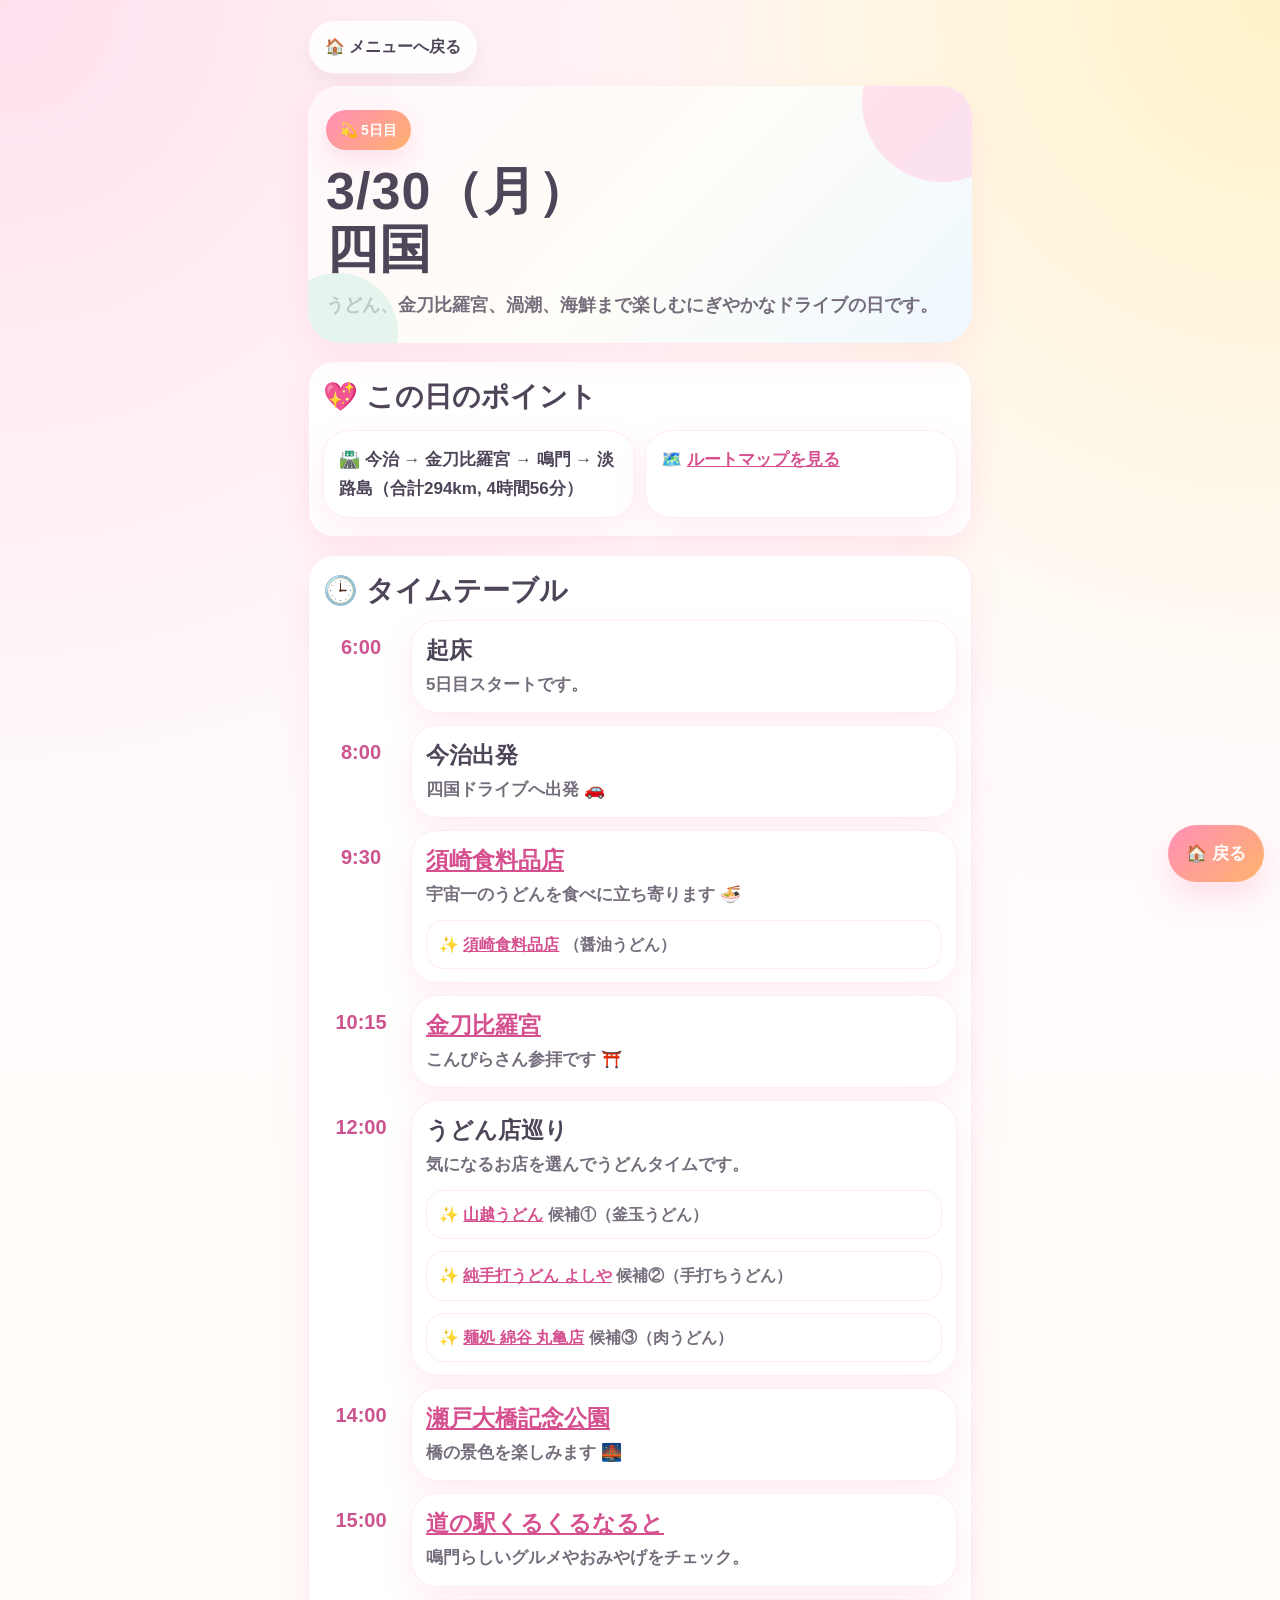
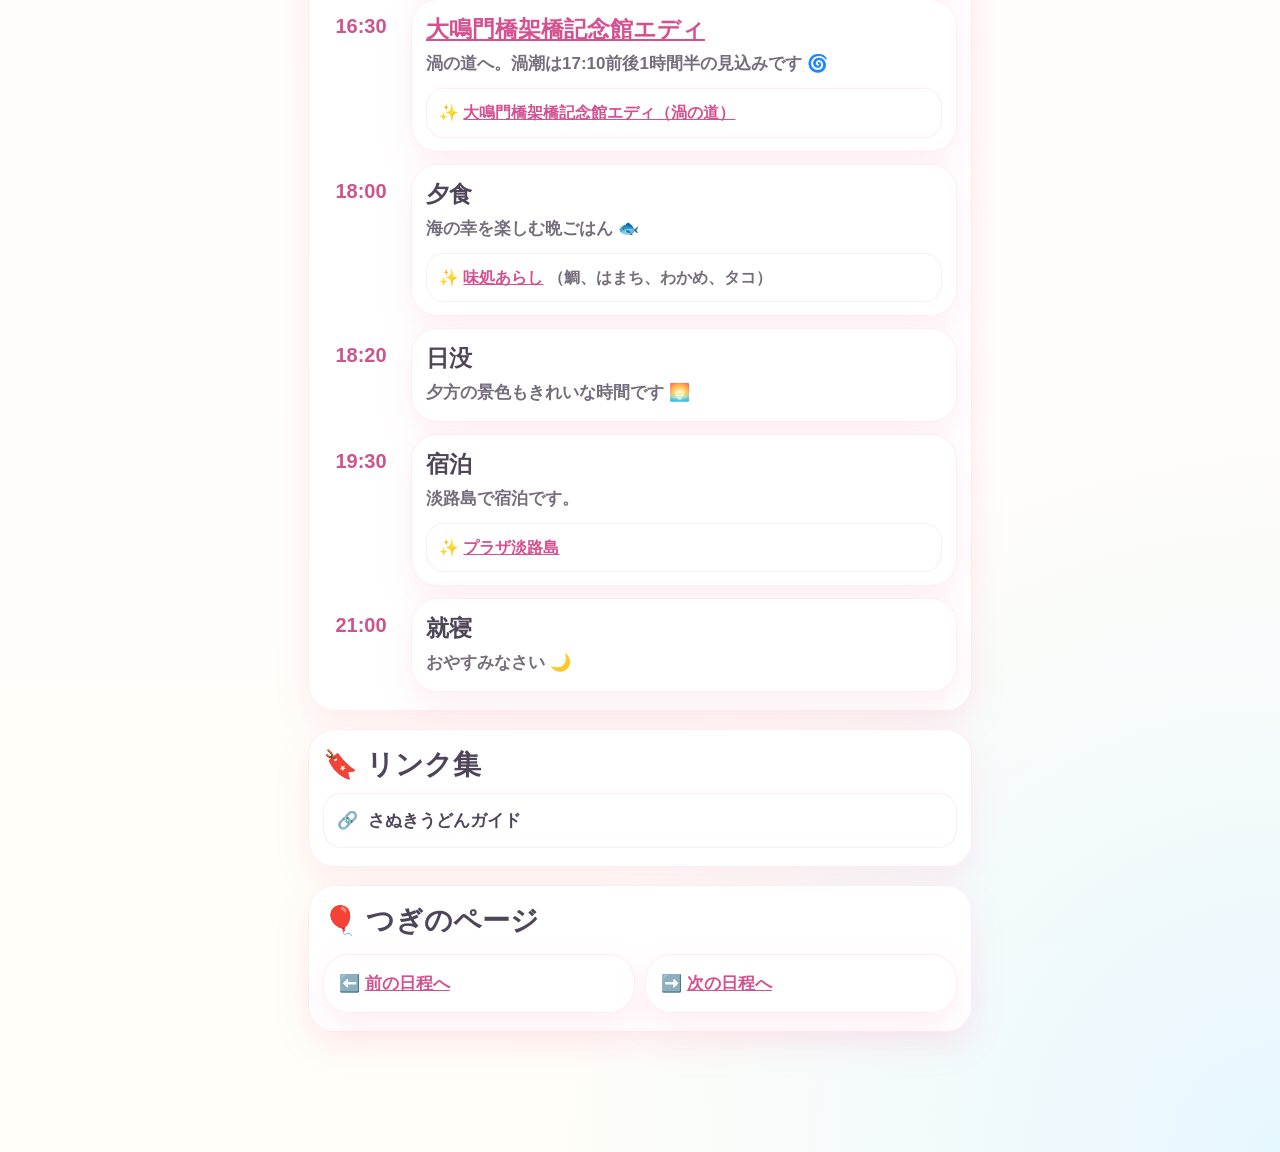
<file: day5.html>
<!DOCTYPE html>
<html lang="ja">
<head>
  <meta charset="UTF-8" />
  <meta name="viewport" content="width=device-width, initial-scale=1.0, viewport-fit=cover" />
  <title>3/30（月） 四国 | 小林家の春休み2026</title>
  <meta name="theme-color" content="#ff8fb7" />
  <meta name="apple-mobile-web-app-capable" content="yes" />
  <meta name="apple-mobile-web-app-status-bar-style" content="default" />
  <meta name="apple-mobile-web-app-title" content="春休み2026" />
  <link rel="apple-touch-icon" sizes="180x180" href="spring2026_192x192.png" />
  <link rel="icon" type="image/png" sizes="192x192" href="spring2026_192x192.png" />
  <link rel="manifest" href="manifest.webmanifest" />
  <link rel="stylesheet" href="style.css" />
</head>
<body>
  <main class="shell">
    <div class="header-actions">
      <a class="top-link" href="index.html">🏠 メニューへ戻る</a>
    </div>

    <section class="hero">
      <div class="badge">💫 5日目</div>
      <h1>3/30（月）<br>四国</h1>
      <p class="subtitle">うどん、金刀比羅宮、渦潮、海鮮まで楽しむにぎやかなドライブの日です。</p>
    </section>

    <section class="section">
      <h2>💖 この日のポイント</h2>
      <div class="meta">
        <div class="meta-card">🛣️ 今治 → 金刀比羅宮 → 鳴門 → 淡路島（合計294km, 4時間56分）</div>
        
        <div class="meta-card">🗺️ <a href="https://maps.app.goo.gl/rF5dWNGoH1XnYeQ38" target="_blank" rel="noopener noreferrer">ルートマップを見る</a></div>
        
      </div>
    </section>

    <section class="section">
      <h2>🕒 タイムテーブル</h2>
      <div class="timeline">
        
        <div class="timeline-item">
          <div class="time">6:00</div>
          <div class="event-card">
            <p class="event-title">起床</p>
            <p class="desc">5日目スタートです。</p>
            
          </div>
        </div>
        <div class="timeline-item">
          <div class="time">8:00</div>
          <div class="event-card">
            <p class="event-title">今治出発</p>
            <p class="desc">四国ドライブへ出発 🚗</p>
            
          </div>
        </div>
        <div class="timeline-item">
          <div class="time">9:30</div>
          <div class="event-card">
            <p class="event-title"><a href="https://www.suzaki-udon.com/" target="_blank" rel="noopener noreferrer">須崎食料品店</a></p>
            <p class="desc">宇宙一のうどんを食べに立ち寄ります 🍜</p>
            <div class="sub-list"><div class="sub-item">✨ <a href="https://www.suzaki-udon.com/" target="_blank" rel="noopener noreferrer">須崎食料品店</a> <span class="note">（醤油うどん）</span></div></div>
          </div>
        </div>
        <div class="timeline-item">
          <div class="time">10:15</div>
          <div class="event-card">
            <p class="event-title"><a href="https://www.konpira.or.jp/" target="_blank" rel="noopener noreferrer">金刀比羅宮</a></p>
            <p class="desc">こんぴらさん参拝です ⛩️</p>
            
          </div>
        </div>
        <div class="timeline-item">
          <div class="time">12:00</div>
          <div class="event-card">
            <p class="event-title">うどん店巡り</p>
            <p class="desc">気になるお店を選んでうどんタイムです。</p>
            <div class="sub-list"><div class="sub-item">✨ <a href="https://yamagoeudon.com/" target="_blank" rel="noopener noreferrer">山越うどん</a> <span class="note">候補①（釜玉うどん）</span></div>
<div class="sub-item">✨ <a href="https://www.udon448.com/" target="_blank" rel="noopener noreferrer">純手打うどん よしや</a> <span class="note">候補②（手打ちうどん）</span></div>
<div class="sub-item">✨ <a href="https://www.maruwa-wataya.com/" target="_blank" rel="noopener noreferrer">麺処 綿谷 丸亀店</a> <span class="note">候補③（肉うどん）</span></div></div>
          </div>
        </div>
        <div class="timeline-item">
          <div class="time">14:00</div>
          <div class="event-card">
            <p class="event-title"><a href="https://www.setoohhashi.com/" target="_blank" rel="noopener noreferrer">瀬戸大橋記念公園</a></p>
            <p class="desc">橋の景色を楽しみます 🌉</p>
            
          </div>
        </div>
        <div class="timeline-item">
          <div class="time">15:00</div>
          <div class="event-card">
            <p class="event-title"><a href="https://www.kurukurunaruto.com/" target="_blank" rel="noopener noreferrer">道の駅くるくるなると</a></p>
            <p class="desc">鳴門らしいグルメやおみやげをチェック。</p>
            
          </div>
        </div>
        <div class="timeline-item">
          <div class="time">16:30</div>
          <div class="event-card">
            <p class="event-title"><a href="https://www.uzunomichi.jp/" target="_blank" rel="noopener noreferrer">大鳴門橋架橋記念館エディ</a></p>
            <p class="desc">渦の道へ。渦潮は17:10前後1時間半の見込みです 🌀</p>
            <div class="sub-list"><div class="sub-item">✨ <a href="https://www.uzunomichi.jp/" target="_blank" rel="noopener noreferrer">大鳴門橋架橋記念館エディ（渦の道）</a></div></div>
          </div>
        </div>
        <div class="timeline-item">
          <div class="time">18:00</div>
          <div class="event-card">
            <p class="event-title">夕食</p>
            <p class="desc">海の幸を楽しむ晩ごはん 🐟</p>
            <div class="sub-list"><div class="sub-item">✨ <a href="https://arashi-naruto.co.jp/" target="_blank" rel="noopener noreferrer">味処あらし</a> <span class="note">（鯛、はまち、わかめ、タコ）</span></div></div>
          </div>
        </div>
        <div class="timeline-item">
          <div class="time">18:20</div>
          <div class="event-card">
            <p class="event-title">日没</p>
            <p class="desc">夕方の景色もきれいな時間です 🌅</p>
            
          </div>
        </div>
        <div class="timeline-item">
          <div class="time">19:30</div>
          <div class="event-card">
            <p class="event-title">宿泊</p>
            <p class="desc">淡路島で宿泊です。</p>
            <div class="sub-list"><div class="sub-item">✨ <a href="https://www.plazaawajishima.com/" target="_blank" rel="noopener noreferrer">プラザ淡路島</a></div></div>
          </div>
        </div>
        <div class="timeline-item">
          <div class="time">21:00</div>
          <div class="event-card">
            <p class="event-title">就寝</p>
            <p class="desc">おやすみなさい 🌙</p>
            
          </div>
        </div>
      </div>
    </section>

    
        <section class="section">
          <h2>🔖 リンク集</h2>
          <div class="link-list"><a class="link-pill" href="https://www.my-kagawa.jp/udon/feature/sanukiudon/mainmenu" target="_blank" rel="noopener noreferrer">🔗 <div><strong>さぬきうどんガイド</strong></div></a></div>
        </section>
        

    <section class='section'><h2>🎈 つぎのページ</h2><div class='meta'><div class="meta-card">⬅️ <a href="day4.html">前の日程へ</a></div><div class="meta-card">➡️ <a href="day6.html">次の日程へ</a></div></div></section>
  </main>
  <a class="fixed-home" href="index.html">🏠 戻る</a>
</body>
</html>
</file>
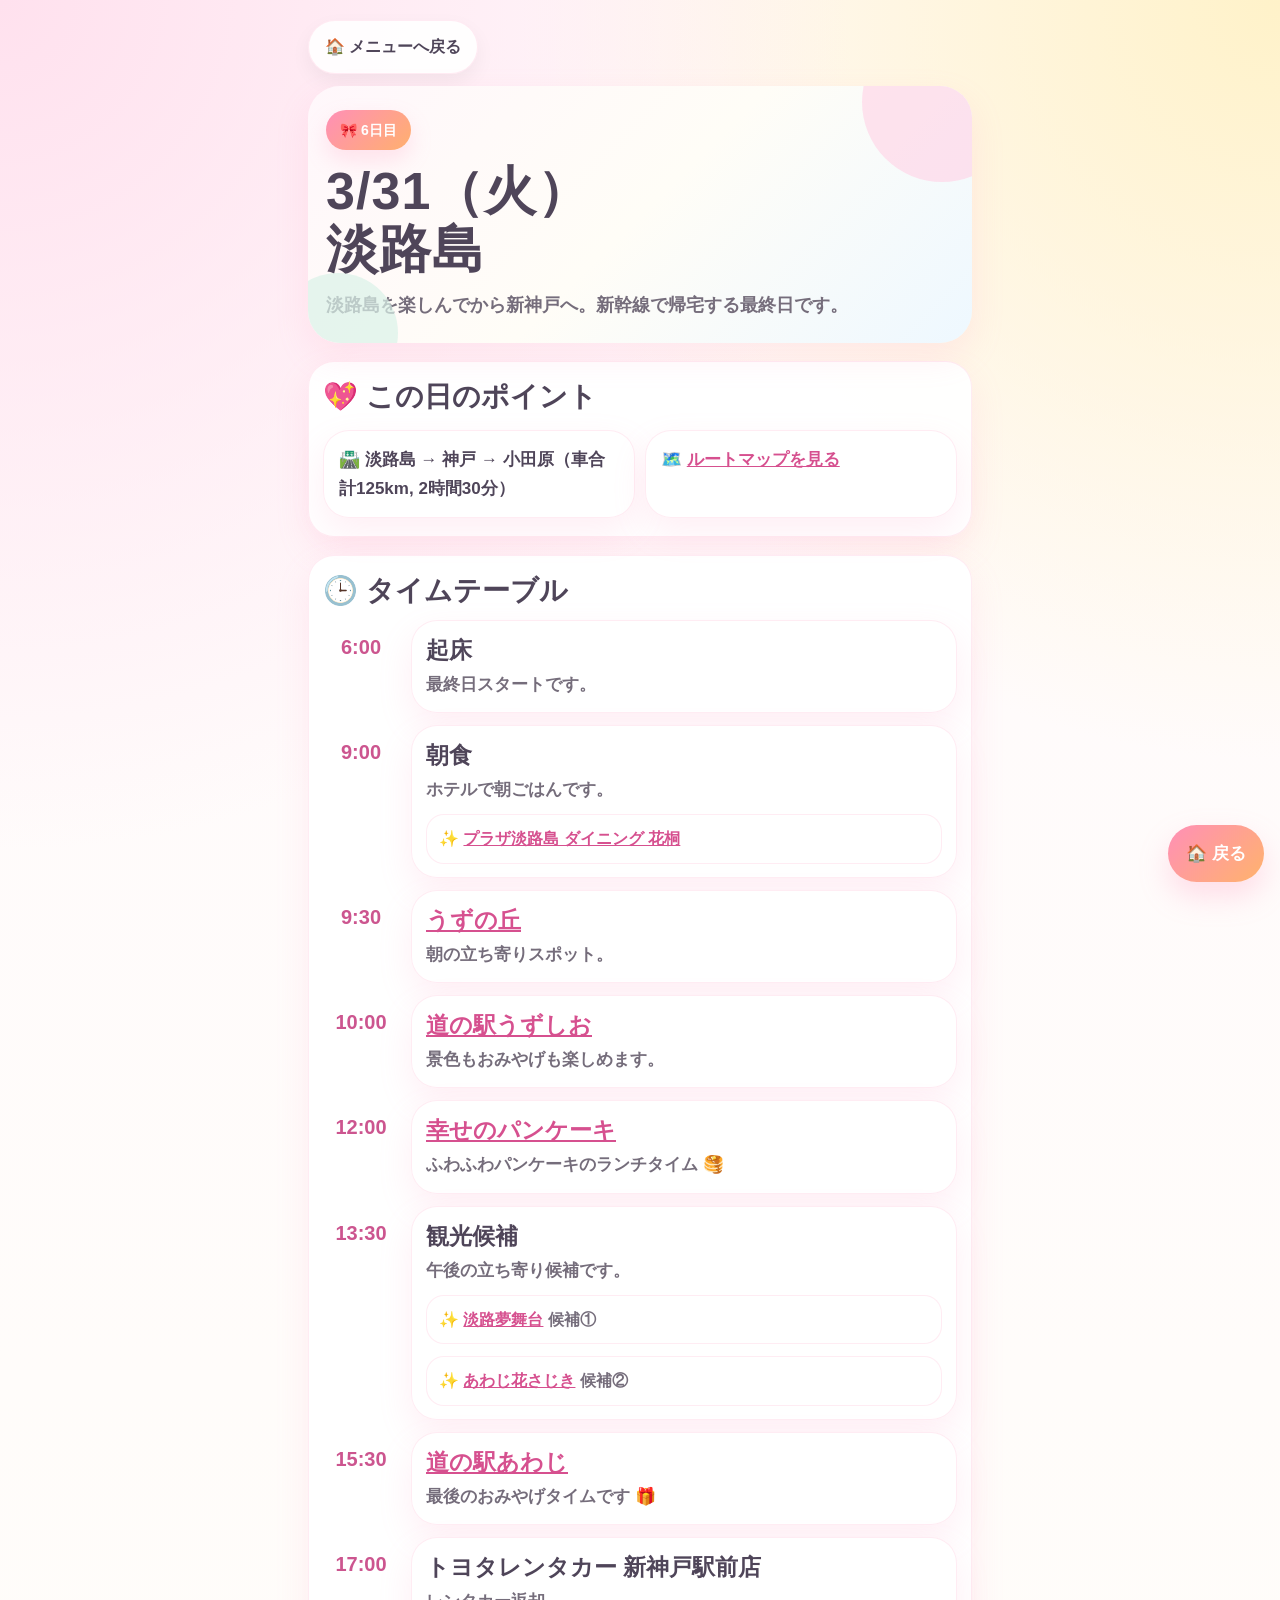
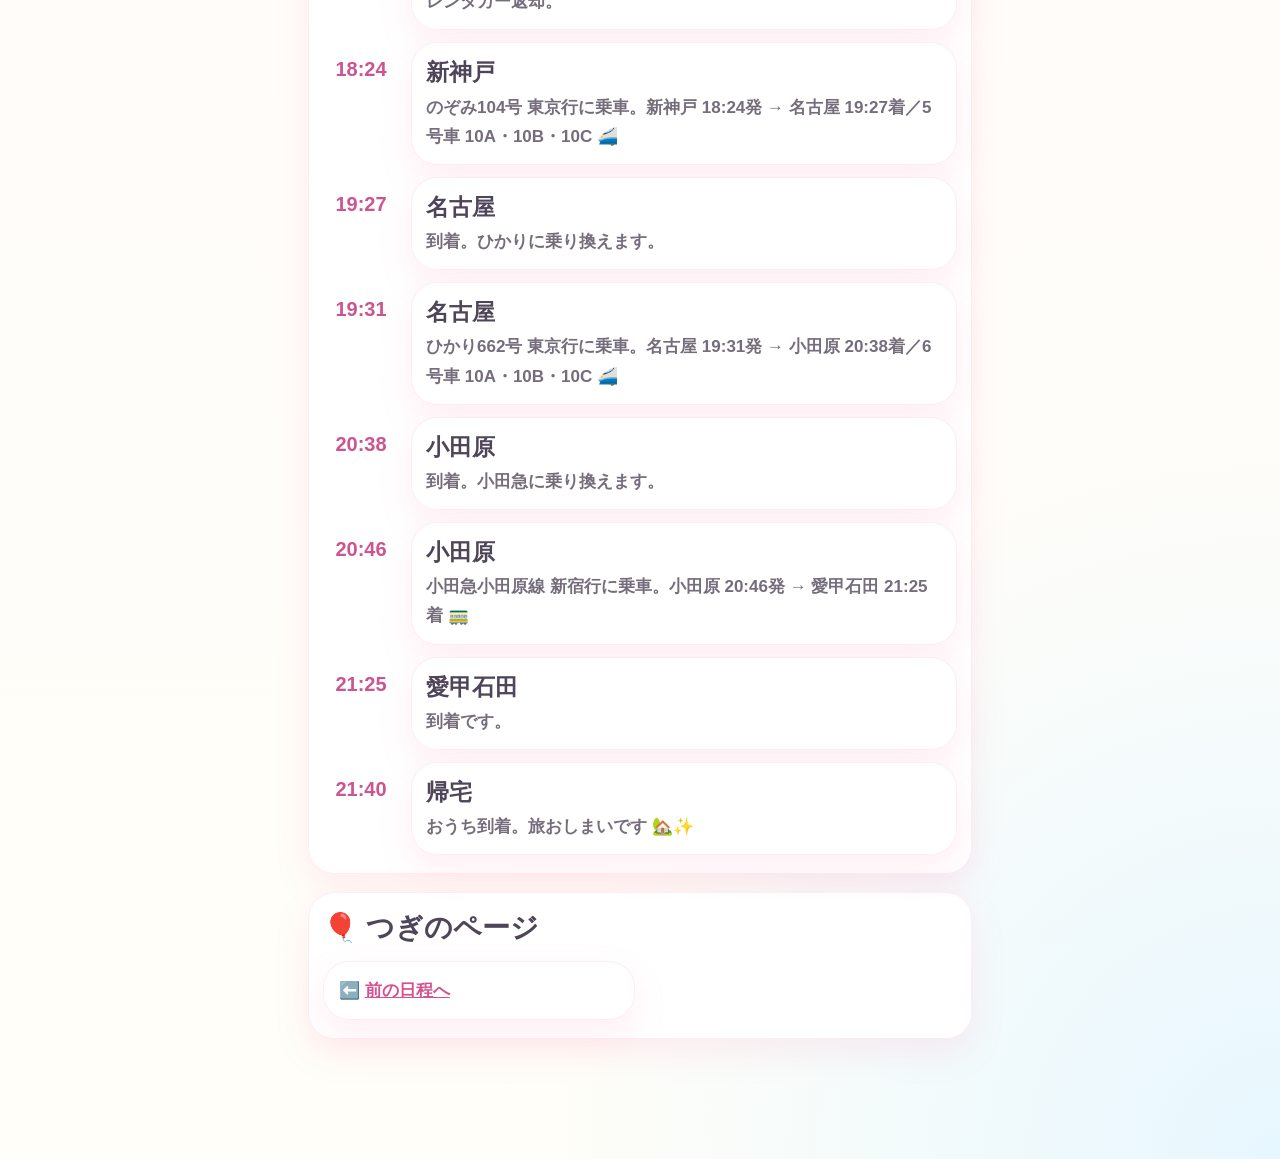
<file: day6.html>
<!DOCTYPE html>
<html lang="ja">
<head>
  <meta charset="UTF-8" />
  <meta name="viewport" content="width=device-width, initial-scale=1.0, viewport-fit=cover" />
  <title>3/31（火） 淡路島 | 小林家の春休み2026</title>
  <meta name="theme-color" content="#ff8fb7" />
  <meta name="apple-mobile-web-app-capable" content="yes" />
  <meta name="apple-mobile-web-app-status-bar-style" content="default" />
  <meta name="apple-mobile-web-app-title" content="春休み2026" />
  <link rel="apple-touch-icon" sizes="180x180" href="spring2026_192x192.png" />
  <link rel="icon" type="image/png" sizes="192x192" href="spring2026_192x192.png" />
  <link rel="manifest" href="manifest.webmanifest" />
  <link rel="stylesheet" href="style.css" />
</head>
<body>
  <main class="shell">
    <div class="header-actions">
      <a class="top-link" href="index.html">🏠 メニューへ戻る</a>
    </div>

    <section class="hero">
      <div class="badge">🎀 6日目</div>
      <h1>3/31（火）<br>淡路島</h1>
      <p class="subtitle">淡路島を楽しんでから新神戸へ。新幹線で帰宅する最終日です。</p>
    </section>

    <section class="section">
      <h2>💖 この日のポイント</h2>
      <div class="meta">
        <div class="meta-card">🛣️ 淡路島 → 神戸 → 小田原（車合計125km, 2時間30分）</div>
        
        <div class="meta-card">🗺️ <a href="https://maps.app.goo.gl/ip676oHN2LAxkoNM6" target="_blank" rel="noopener noreferrer">ルートマップを見る</a></div>
        
      </div>
    </section>

    <section class="section">
      <h2>🕒 タイムテーブル</h2>
      <div class="timeline">
        
        <div class="timeline-item">
          <div class="time">6:00</div>
          <div class="event-card">
            <p class="event-title">起床</p>
            <p class="desc">最終日スタートです。</p>
            
          </div>
        </div>
        <div class="timeline-item">
          <div class="time">9:00</div>
          <div class="event-card">
            <p class="event-title">朝食</p>
            <p class="desc">ホテルで朝ごはんです。</p>
            <div class="sub-list"><div class="sub-item">✨ <a href="https://www.plazaawajishima.com/dishes/dining/" target="_blank" rel="noopener noreferrer">プラザ淡路島 ダイニング 花桐</a></div></div>
          </div>
        </div>
        <div class="timeline-item">
          <div class="time">9:30</div>
          <div class="event-card">
            <p class="event-title"><a href="https://kinen.uzunokuni.com/" target="_blank" rel="noopener noreferrer">うずの丘</a></p>
            <p class="desc">朝の立ち寄りスポット。</p>
            
          </div>
        </div>
        <div class="timeline-item">
          <div class="time">10:00</div>
          <div class="event-card">
            <p class="event-title"><a href="https://eki.uzunokuni.com/" target="_blank" rel="noopener noreferrer">道の駅うずしお</a></p>
            <p class="desc">景色もおみやげも楽しめます。</p>
            
          </div>
        </div>
        <div class="timeline-item">
          <div class="time">12:00</div>
          <div class="event-card">
            <p class="event-title"><a href="https://magia.tokyo/awaji/" target="_blank" rel="noopener noreferrer">幸せのパンケーキ</a></p>
            <p class="desc">ふわふわパンケーキのランチタイム 🥞</p>
            
          </div>
        </div>
        <div class="timeline-item">
          <div class="time">13:30</div>
          <div class="event-card">
            <p class="event-title">観光候補</p>
            <p class="desc">午後の立ち寄り候補です。</p>
            <div class="sub-list"><div class="sub-item">✨ <a href="https://www.yumebutai.co.jp/" target="_blank" rel="noopener noreferrer">淡路夢舞台</a> <span class="note">候補①</span></div>
<div class="sub-item">✨ <a href="https://awajihanasajiki.jp/" target="_blank" rel="noopener noreferrer">あわじ花さじき</a> <span class="note">候補②</span></div></div>
          </div>
        </div>
        <div class="timeline-item">
          <div class="time">15:30</div>
          <div class="event-card">
            <p class="event-title"><a href="https://michi-awaji.co.jp/index.html" target="_blank" rel="noopener noreferrer">道の駅あわじ</a></p>
            <p class="desc">最後のおみやげタイムです 🎁</p>
            
          </div>
        </div>
        <div class="timeline-item">
          <div class="time">17:00</div>
          <div class="event-card">
            <p class="event-title">トヨタレンタカー 新神戸駅前店</p>
            <p class="desc">レンタカー返却。</p>
            
          </div>
        </div>
        <div class="timeline-item">
          <div class="time">18:24</div>
          <div class="event-card">
            <p class="event-title">新神戸</p>
            <p class="desc">のぞみ104号 東京行に乗車。新神戸 18:24発 → 名古屋 19:27着／5号車 10A・10B・10C 🚄</p>
            
          </div>
        </div>
        <div class="timeline-item">
          <div class="time">19:27</div>
          <div class="event-card">
            <p class="event-title">名古屋</p>
            <p class="desc">到着。ひかりに乗り換えます。</p>
            
          </div>
        </div>
        <div class="timeline-item">
          <div class="time">19:31</div>
          <div class="event-card">
            <p class="event-title">名古屋</p>
            <p class="desc">ひかり662号 東京行に乗車。名古屋 19:31発 → 小田原 20:38着／6号車 10A・10B・10C 🚄</p>
            
          </div>
        </div>
        <div class="timeline-item">
          <div class="time">20:38</div>
          <div class="event-card">
            <p class="event-title">小田原</p>
            <p class="desc">到着。小田急に乗り換えます。</p>
            
          </div>
        </div>
        <div class="timeline-item">
          <div class="time">20:46</div>
          <div class="event-card">
            <p class="event-title">小田原</p>
            <p class="desc">小田急小田原線 新宿行に乗車。小田原 20:46発 → 愛甲石田 21:25着 🚃</p>
            
          </div>
        </div>
        <div class="timeline-item">
          <div class="time">21:25</div>
          <div class="event-card">
            <p class="event-title">愛甲石田</p>
            <p class="desc">到着です。</p>
            
          </div>
        </div>
        <div class="timeline-item">
          <div class="time">21:40</div>
          <div class="event-card">
            <p class="event-title">帰宅</p>
            <p class="desc">おうち到着。旅おしまいです 🏡✨</p>
            
          </div>
        </div>
      </div>
    </section>

    

    <section class='section'><h2>🎈 つぎのページ</h2><div class='meta'><div class="meta-card">⬅️ <a href="day5.html">前の日程へ</a></div></div></section>
  </main>
  <a class="fixed-home" href="index.html">🏠 戻る</a>
</body>
</html>
</file>
<file: style.css>
:root{
  --bg1:#fffafc;
  --bg2:#fffef8;
  --pink:#ff8fb7;
  --pink2:#ffc6da;
  --peach:#ffd6b3;
  --mint:#dff8ea;
  --sky:#e5f4ff;
  --lav:#efe6ff;
  --text:#4f4559;
  --muted:#756d7b;
  --card:rgba(255,255,255,.94);
  --line:rgba(255,170,198,.22);
  --shadow:0 14px 34px rgba(255,143,183,.14);
  --radius:26px;
}
*{box-sizing:border-box}
html{scroll-behavior:smooth}
body{
  margin:0;
  color:var(--text);
  font-family:-apple-system,BlinkMacSystemFont,"Hiragino Sans","Yu Gothic","YuGothic","Meiryo",sans-serif;
  font-weight:700;
  line-height:1.72;
  background:
    radial-gradient(circle at 0% 0%, #ffe1ee 0, transparent 28%),
    radial-gradient(circle at 100% 0%, #fff2c9 0, transparent 25%),
    radial-gradient(circle at 100% 100%, #e7f7ff 0, transparent 24%),
    linear-gradient(180deg,var(--bg1),var(--bg2));
  min-height:100vh;
}
a{color:#d6508f}
img{max-width:100%;display:block}
.shell{
  width:100%;
  max-width:700px;
  margin:0 auto;
  padding:16px 14px 110px;
}
.hero{
  position:relative;
  overflow:hidden;
  background:linear-gradient(135deg,#fff7fb 0%,#fffdf7 50%,#eef8ff 100%);
  border-radius:32px;
  padding:24px 18px 22px;
  box-shadow:var(--shadow);
}
.hero:before,.hero:after{
  content:"";
  position:absolute;
  border-radius:999px;
  opacity:.7;
}
.hero:before{
  width:160px;height:160px;right:-50px;top:-64px;background:#ffd8e8;
}
.hero:after{
  width:120px;height:120px;left:-30px;bottom:-50px;background:#dbf3e8;
}
.badge{
  display:inline-flex;align-items:center;gap:8px;
  padding:8px 14px;border-radius:999px;
  background:linear-gradient(135deg,var(--pink),#ffb06e);
  color:#fff;font-size:14px;font-weight:900;
  box-shadow:0 10px 22px rgba(255,143,183,.22);
}
h1{
  margin:12px 0 0;
  font-size:clamp(34px,8vw,52px);
  line-height:1.12;
  letter-spacing:.02em;
  font-weight:900;
}
.subtitle{
  margin:12px 0 0;
  font-size:18px;
  color:var(--muted);
}
.meta{
  display:grid;
  gap:10px;
  margin-top:16px;
}
.meta-card,.section,.menu-card,.event-card,.link-box{
  background:var(--card);
  border:1px solid var(--line);
  border-radius:var(--radius);
  box-shadow:var(--shadow);
}
.meta-card{
  padding:14px 15px;
  font-size:17px;
}
.section{
  margin-top:18px;
  padding:18px 14px;
}
.section h2{
  margin:0 0 12px;
  font-size:28px;
  line-height:1.2;
  font-weight:900;
}
.menu-grid,.timeline,.sub-list,.link-list{
  display:grid;
  gap:12px;
}
.menu-card{
  display:block;
  padding:16px 16px 15px;
  text-decoration:none;
  color:inherit;
}
.menu-title{
  font-size:24px;
  font-weight:900;
  line-height:1.25;
}
.menu-note,.small{
  font-size:16px;
  color:var(--muted);
}
.timeline-item{
  display:grid;
  grid-template-columns:76px 1fr;
  gap:12px;
  align-items:start;
}
.time{
  position:sticky;
  top:14px;
  align-self:start;
  background:transparent;
  color:#cc558f;
  font-size:20px;
  font-weight:900;
  text-align:center;
  padding:10px 4px 0;
}
.event-card{
  padding:14px 14px 13px;
}
.event-title{
  margin:0 0 4px;
  font-size:23px;
  line-height:1.35;
  font-weight:900;
}
.desc{
  margin:0;
  font-size:17px;
  color:var(--muted);
}
.sub-list{
  margin-top:10px;
}
.sub-item{
  background:#fff;
  border-radius:18px;
  border:1px solid var(--line);
  padding:10px 12px;
  font-size:16px;
  font-weight:800;
}
.sub-item .note{
  color:var(--muted);
  font-weight:800;
}
.link-box{
  padding:14px;
}
.link-pill{
  display:flex;
  align-items:flex-start;
  gap:10px;
  padding:12px 13px;
  text-decoration:none;
  color:inherit;
  background:#fff;
  border-radius:18px;
  border:1px solid var(--line);
  font-size:17px;
}
.link-pill span{
  color:var(--muted);
  font-size:15px;
}
.fixed-home{
  position:fixed;
  right:16px;
  bottom:18px;
  z-index:50;
  text-decoration:none;
  color:#fff;
  font-size:17px;
  font-weight:900;
  background:linear-gradient(135deg,var(--pink),#ffb36c);
  border-radius:999px;
  padding:14px 18px;
  box-shadow:0 14px 30px rgba(255,143,183,.28);
}
.top-link{
  display:inline-flex;
  align-items:center;
  gap:8px;
  text-decoration:none;
  color:var(--text);
  background:rgba(255,255,255,.9);
  border:1px solid var(--line);
  border-radius:999px;
  padding:12px 16px;
  font-size:16px;
  font-weight:900;
  box-shadow:0 8px 20px rgba(0,0,0,.05);
}
.header-actions{
  margin-bottom:12px;
}
.notice{
  margin-top:10px;
  font-size:15px;
  color:var(--muted);
}
footer{
  margin-top:24px;
  font-size:14px;
  color:var(--muted);
  text-align:center;
}
@media (min-width:700px){
  .shell{padding:20px 18px 120px}
  .meta{grid-template-columns:repeat(2,1fr)}
}
</file>
